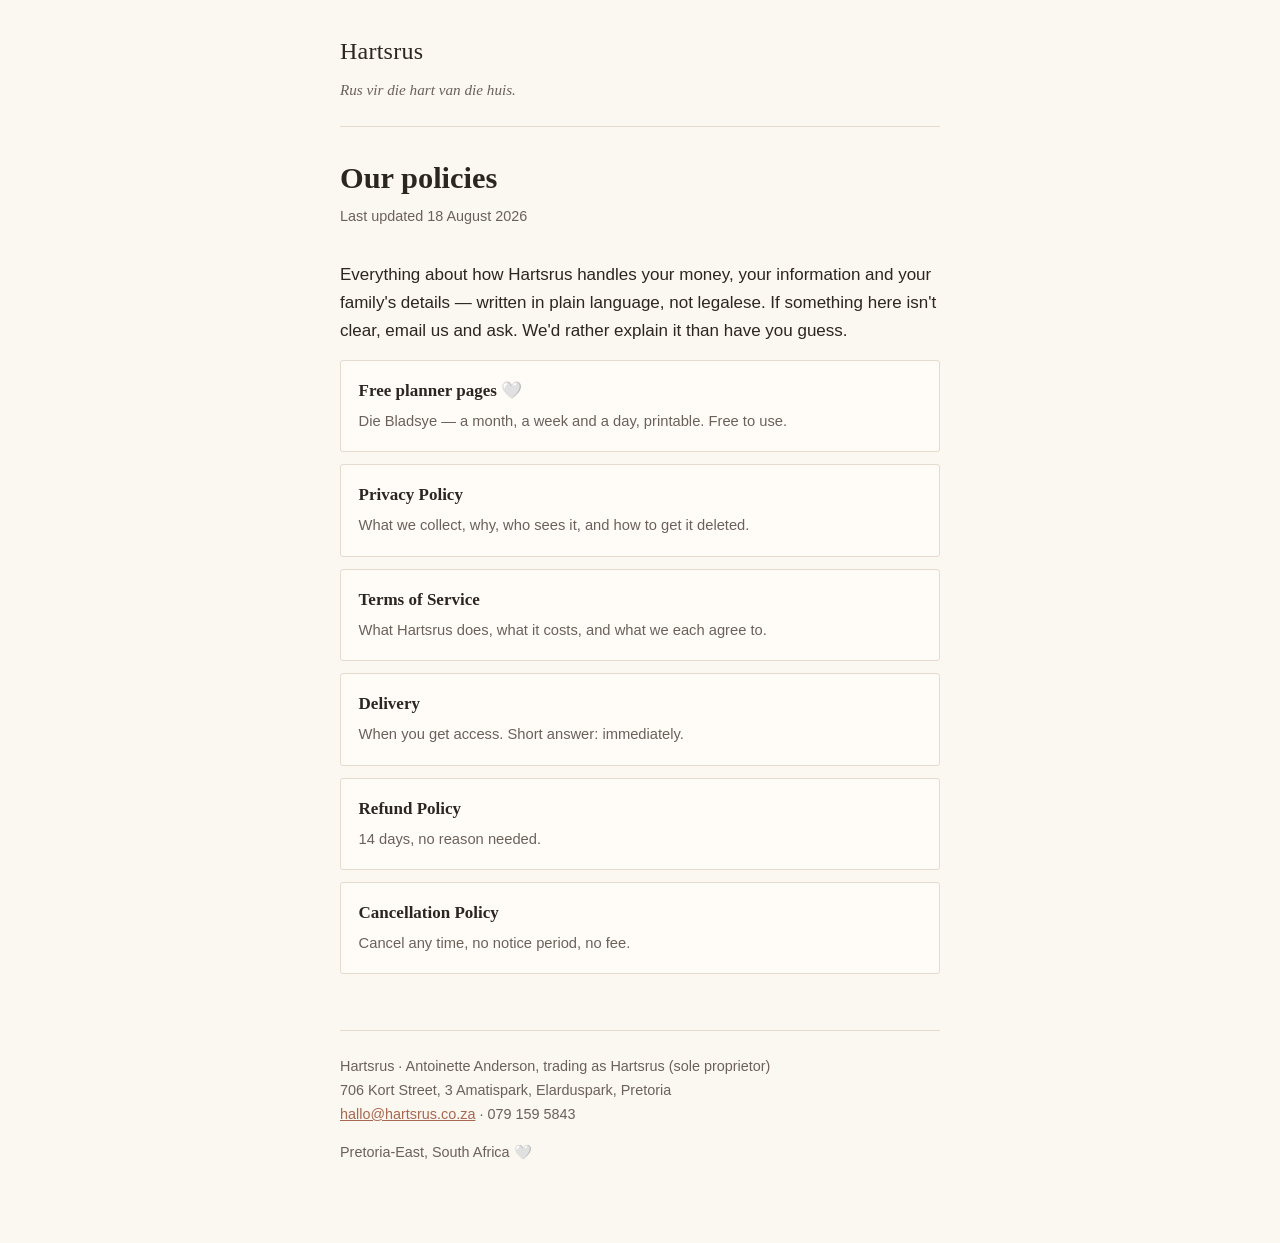
<file: index.html>
<!DOCTYPE html>
<html lang="en">
<head>
<meta charset="utf-8">
<meta name="viewport" content="width=device-width, initial-scale=1">
<title>Policies · Hartsrus</title>
<meta name="description" content="Hartsrus policies: privacy, terms of service, delivery, refunds and cancellation.">
<link rel="stylesheet" href="styl.css">
</head>
<body>
<div class="wrap">

<header class="masthead">
  <p class="merk"><a href="./">Hartsrus</a></p>
  <p class="leuse">Rus vir die hart van die huis.</p>
</header>

<h1>Our policies</h1>
<p class="datum">Last updated 18 August 2026</p>

<p>Everything about how Hartsrus handles your money, your information and your family's details — written in plain language, not legalese. If something here isn't clear, email us and ask. We'd rather explain it than have you guess.</p>

<a class="kaart" href="gratis.html">
  <strong>Free planner pages 🤍</strong>
  <span>Die Bladsye — a month, a week and a day, printable. Free to use.</span>
</a>

<a class="kaart" href="privaatheid.html">
  <strong>Privacy Policy</strong>
  <span>What we collect, why, who sees it, and how to get it deleted.</span>
</a>

<a class="kaart" href="voorwaardes.html">
  <strong>Terms of Service</strong>
  <span>What Hartsrus does, what it costs, and what we each agree to.</span>
</a>

<a class="kaart" href="lewering.html">
  <strong>Delivery</strong>
  <span>When you get access. Short answer: immediately.</span>
</a>

<a class="kaart" href="terugbetaling.html">
  <strong>Refund Policy</strong>
  <span>14 days, no reason needed.</span>
</a>

<a class="kaart" href="kansellasie.html">
  <strong>Cancellation Policy</strong>
  <span>Cancel any time, no notice period, no fee.</span>
</a>

<footer>
  <p>Hartsrus · Antoinette Anderson, trading as Hartsrus (sole proprietor)<br>
  706 Kort Street, 3 Amatispark, Elarduspark, Pretoria<br>
  <a href="mailto:hallo@hartsrus.co.za">hallo@hartsrus.co.za</a> · 079 159 5843</p>
  <p>Pretoria-East, South Africa 🤍</p>
</footer>

</div>
</body>
</html>
</file>
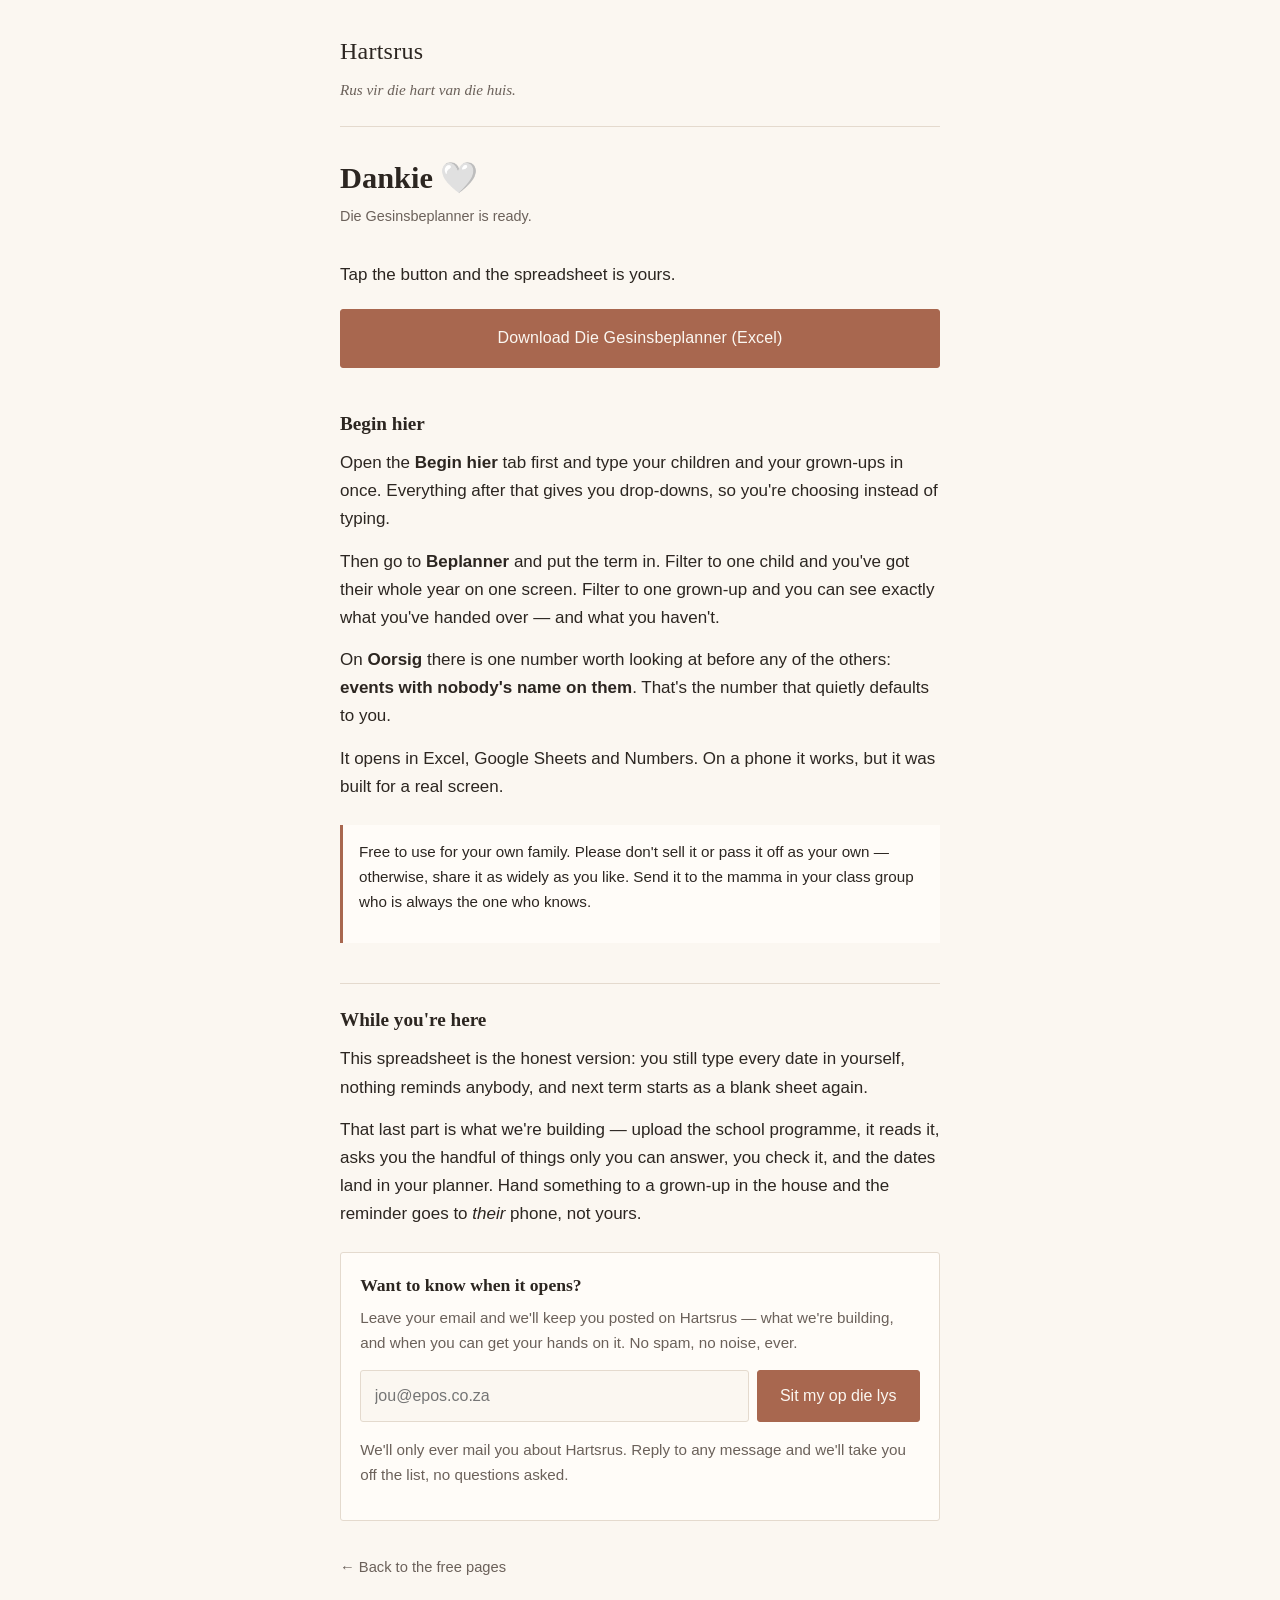
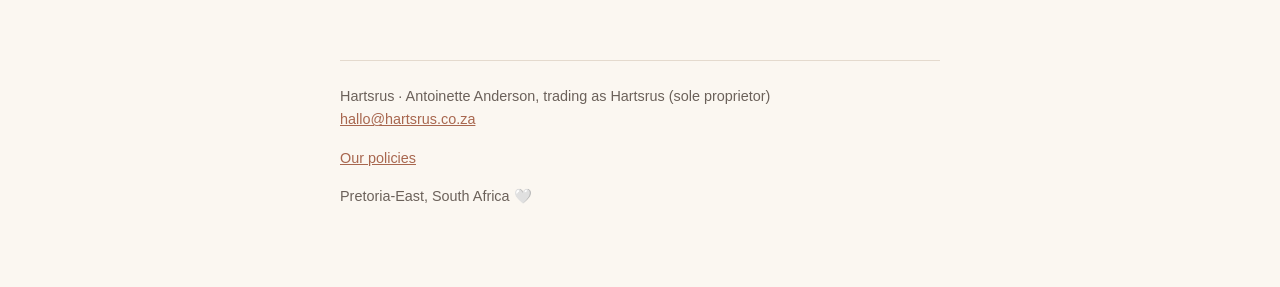
<file: dankie-beplanner.html>
<!DOCTYPE html>
<html lang="en">
<head>
<meta charset="utf-8">
<meta name="viewport" content="width=device-width, initial-scale=1">
<title>Dankie · Die Gesinsbeplanner · Hartsrus</title>
<meta name="robots" content="noindex">
<link rel="stylesheet" href="styl.css">
<!-- Cloudflare Web Analytics --><script type='module' id="cf-beacon" src='https://static.cloudflareinsights.com/beacon.min.js' data-cf-beacon='{"token": "95bf2d841ab448c6904b0810e7379f54"}'></script><!-- End Cloudflare Web Analytics -->
</head>
<body>
<div class="wrap">

<header class="masthead">
  <p class="merk"><a href="./">Hartsrus</a></p>
  <p class="leuse">Rus vir die hart van die huis.</p>
</header>

<h1>Dankie 🤍</h1>
<p class="datum">Die Gesinsbeplanner is ready.</p>

<p>Tap the button and the spreadsheet is yours.</p>

<a class="knop" href="Hartsrus-Gesinsbeplanner.xlsx" download>Download Die Gesinsbeplanner (Excel)</a>

<h2>Begin hier</h2>

<p>Open the <strong>Begin hier</strong> tab first and type your children and your grown-ups in once. Everything after that gives you drop-downs, so you're choosing instead of typing.</p>

<p>Then go to <strong>Beplanner</strong> and put the term in. Filter to one child and you've got their whole year on one screen. Filter to one grown-up and you can see exactly what you've handed over — and what you haven't.</p>

<p>On <strong>Oorsig</strong> there is one number worth looking at before any of the others: <strong>events with nobody's name on them</strong>. That's the number that quietly defaults to you.</p>

<p>It opens in Excel, Google Sheets and Numbers. On a phone it works, but it was built for a real screen.</p>

<div class="let-wel">
  <p>Free to use for your own family. Please don't sell it or pass it off as your own — otherwise, share it as widely as you like. Send it to the mamma in your class group who is always the one who knows.</p>
</div>

<h2>While you're here</h2>

<p>This spreadsheet is the honest version: you still type every date in yourself, nothing reminds anybody, and next term starts as a blank sheet again.</p>

<p>That last part is what we're building — upload the school programme, it reads it, asks you the handful of things only you can answer, you check it, and the dates land in your planner. Hand something to a grown-up in the house and the reminder goes to <em>their</em> phone, not yours.</p>

<div class="vorm">
  <h3>Want to know when it opens?</h3>
  <p>Leave your email and we'll keep you posted on Hartsrus — what we're building, and when you can get your hands on it. No spam, no noise, ever.</p>
  <div class="vorm-ry">
    <input type="email" id="epos" placeholder="jou@epos.co.za" aria-label="Your email address" autocomplete="email" inputmode="email">
    <button type="button" id="stuur">Sit my op die lys</button>
  </div>
  <p class="vorm-boodskap" id="boodskap" role="status" aria-live="polite"></p>
  <p class="vorm-klein">We'll only ever mail you about Hartsrus. Reply to any message and we'll take you off the list, no questions asked.</p>
</div>

<script>
(function () {
  var BRON = 'dankie-beplanner';
  var veld = document.getElementById('epos');
  var knop = document.getElementById('stuur');
  var boodskap = document.getElementById('boodskap');
  if (!veld || !knop || !boodskap) return;

  var terugval = 'Mail <a href="mailto:hallo@hartsrus.co.za?subject=Sit%20my%20op%20die%20lys">hallo@hartsrus.co.za</a> and we\'ll add you by hand.';

  function wys(teks, isFout) {
    boodskap.innerHTML = teks;
    boodskap.className = 'vorm-boodskap' + (isFout ? ' fout' : '');
  }

  function geldig(e) { return /^[^\s@]+@[^\s@]+\.[^\s@]{2,}$/.test(e); }

  function herstel() {
    knop.disabled = false;
    knop.textContent = 'Sit my op die lys';
  }

  function stuur() {
    var epos = (veld.value || '').trim();
    if (!epos) { wys('Please fill in your email address first.', true); veld.focus(); return; }
    if (!geldig(epos)) { wys('That address doesn\'t look right — please check it and try again.', true); veld.focus(); return; }

    knop.disabled = true;
    knop.textContent = 'Een oomblik…';
    wys('');

    // Receipt copy — mails Antoinette as each signup lands. Best effort only.
    try {
      fetch('https://formspree.io/f/mqpzjeyd', {
        method: 'POST',
        headers: { 'Content-Type': 'application/json', 'Accept': 'application/json' },
        body: JSON.stringify({ email: epos, bladsy: BRON, _subject: 'Nuwe Hartsrus-inskrywing (' + BRON + ')' })
      }).catch(function () {});
    } catch (e) {}

    // The record that counts: the Hartsrus waglys, on Hartsrus' own Worker.
    // This one answers properly, so what the Mamma is told is what happened.
    fetch('https://hartsrus-waglys.hartsrus.workers.dev/api/waglys', {
      method: 'POST',
      headers: { 'Content-Type': 'application/json' },
      body: JSON.stringify({ email: epos, bron: BRON })
    }).then(function (r) {
      return r.json().catch(function () { return {}; }).then(function (d) { return { ok: r.ok, d: d }; });
    }).then(function (res) {
      if (!res.ok || !res.d || !res.d.ok) throw new Error((res.d && res.d.fout) || 'onbekend');
      veld.value = '';
      veld.disabled = true;
      knop.textContent = 'Op die lys \uD83E\uDD0D';
      if (res.d.status === 'reeds') {
        wys('You\'re already on the list \u2014 nothing more to do. We\'ll keep you posted on Hartsrus. \uD83E\uDD0D');
      } else {
        wys('Dankie! You\'re on the list. We\'ll keep you posted on Hartsrus, and nothing else. \uD83E\uDD0D');
      }
    }).catch(function (e) {
      herstel();
      if (String(e && e.message) === 'ongeldige_epos') {
        wys('That address doesn\'t look right \u2014 please check it and try again.', true);
        veld.focus();
        return;
      }
      wys('We couldn\'t add you just now \u2014 sorry, that\'s on us. ' + terugval, true);
    });
  }

  knop.addEventListener('click', stuur);
  veld.addEventListener('keydown', function (e) {
    if (e.key === 'Enter') { e.preventDefault(); stuur(); }
  });
})();
</script>

<p><a class="terug" href="gratis.html">← Back to the free pages</a></p>

<footer>
  <p>Hartsrus · Antoinette Anderson, trading as Hartsrus (sole proprietor)<br>
  <a href="mailto:hallo@hartsrus.co.za">hallo@hartsrus.co.za</a></p>
  <p><a href="./">Our policies</a></p>
  <p>Pretoria-East, South Africa 🤍</p>
</footer>

</div>

</body>
</html>
</file>
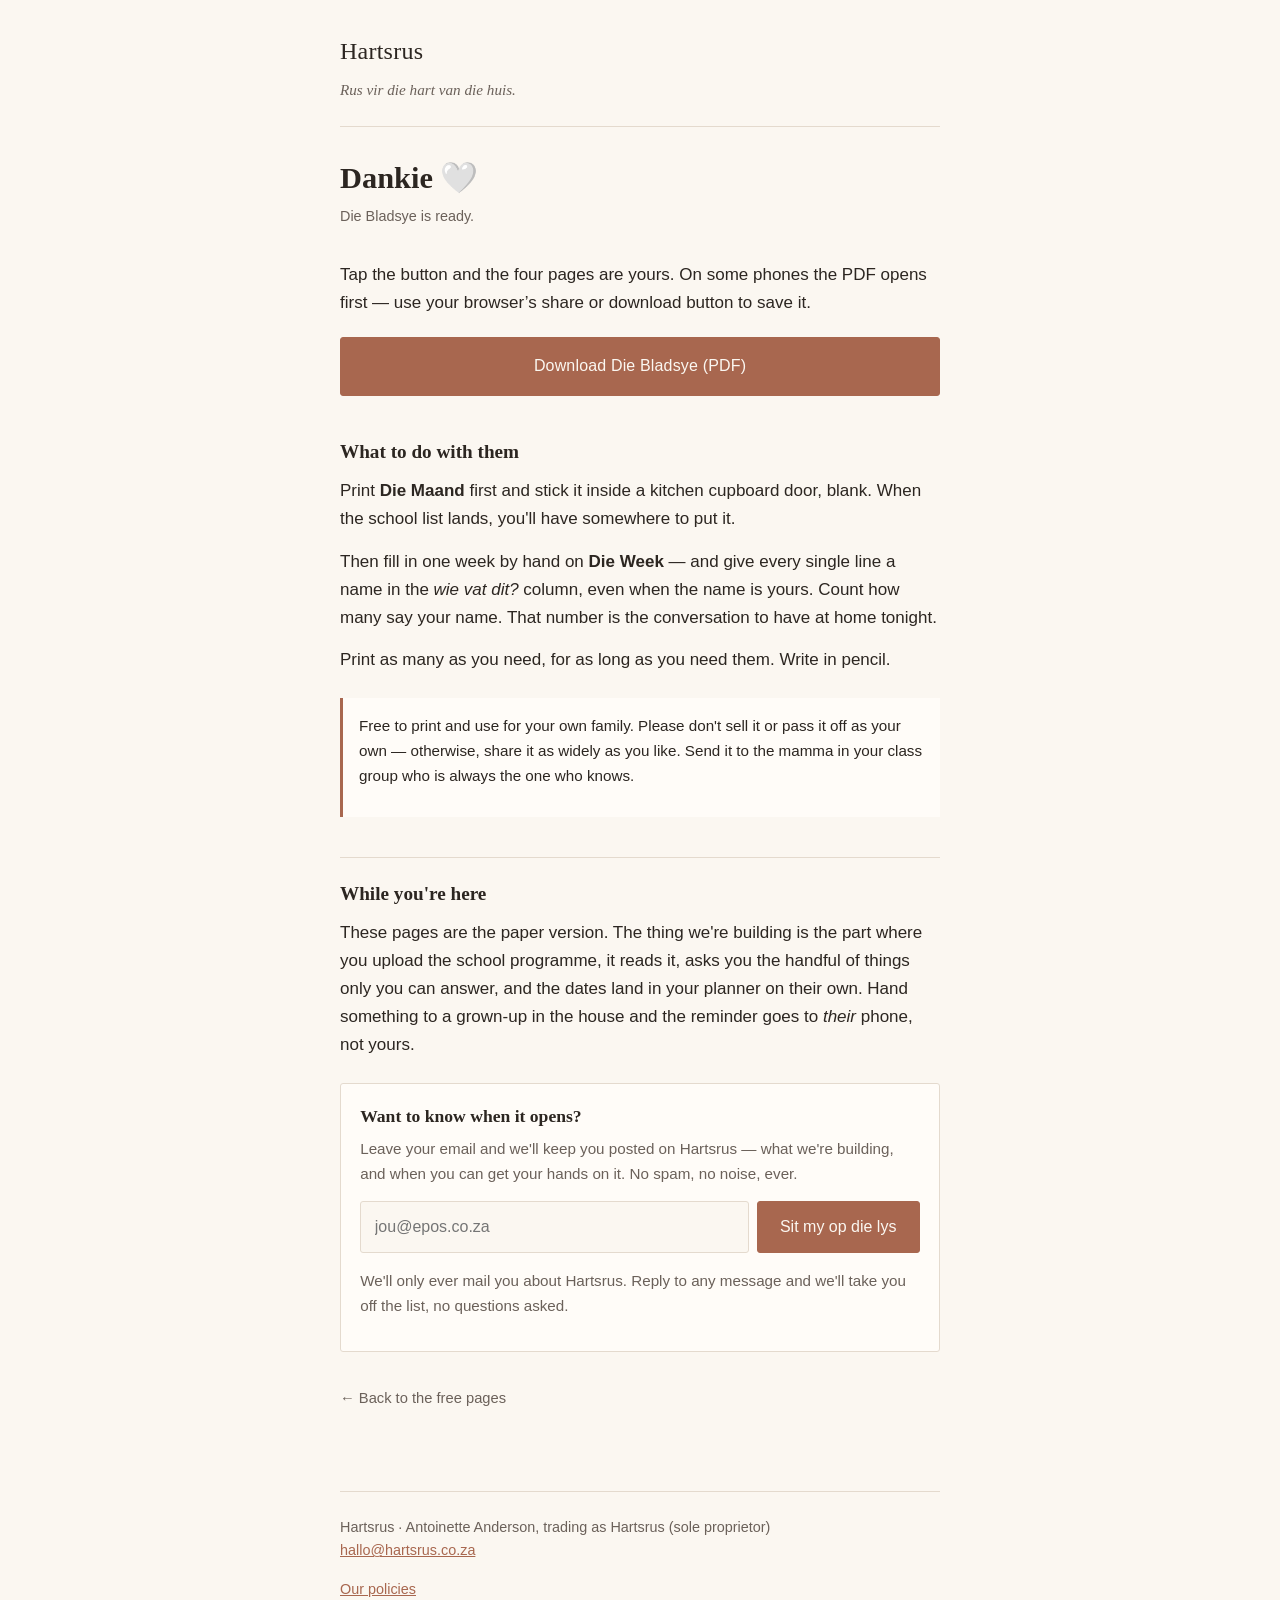
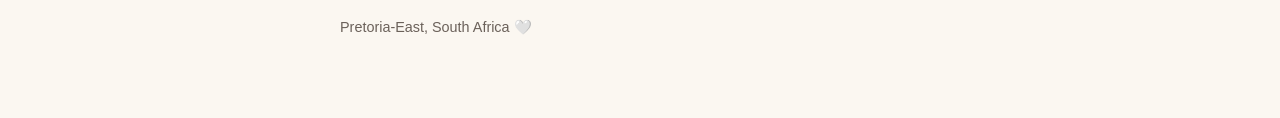
<file: dankie-bladsye.html>
<!DOCTYPE html>
<html lang="en">
<head>
<meta charset="utf-8">
<meta name="viewport" content="width=device-width, initial-scale=1">
<title>Dankie · Die Bladsye · Hartsrus</title>
<meta name="robots" content="noindex">
<link rel="stylesheet" href="styl.css">
<!-- Cloudflare Web Analytics --><script type='module' id="cf-beacon" src='https://static.cloudflareinsights.com/beacon.min.js' data-cf-beacon='{"token": "95bf2d841ab448c6904b0810e7379f54"}'></script><!-- End Cloudflare Web Analytics -->
</head>
<body>
<div class="wrap">

<header class="masthead">
  <p class="merk"><a href="./">Hartsrus</a></p>
  <p class="leuse">Rus vir die hart van die huis.</p>
</header>

<h1>Dankie 🤍</h1>
<p class="datum">Die Bladsye is ready.</p>

<p>Tap the button and the four pages are yours. On some phones the PDF opens first — use your browser’s share or download button to save it.</p>

<a class="knop" href="Hartsrus-Bladsye.pdf" download>Download Die Bladsye (PDF)</a>

<h2>What to do with them</h2>

<p>Print <strong>Die Maand</strong> first and stick it inside a kitchen cupboard door, blank. When the school list lands, you'll have somewhere to put it.</p>

<p>Then fill in one week by hand on <strong>Die Week</strong> — and give every single line a name in the <em>wie vat dit?</em> column, even when the name is yours. Count how many say your name. That number is the conversation to have at home tonight.</p>

<p>Print as many as you need, for as long as you need them. Write in pencil.</p>

<div class="let-wel">
  <p>Free to print and use for your own family. Please don't sell it or pass it off as your own — otherwise, share it as widely as you like. Send it to the mamma in your class group who is always the one who knows.</p>
</div>

<h2>While you're here</h2>

<p>These pages are the paper version. The thing we're building is the part where you upload the school programme, it reads it, asks you the handful of things only you can answer, and the dates land in your planner on their own. Hand something to a grown-up in the house and the reminder goes to <em>their</em> phone, not yours.</p>

<div class="vorm">
  <h3>Want to know when it opens?</h3>
  <p>Leave your email and we'll keep you posted on Hartsrus — what we're building, and when you can get your hands on it. No spam, no noise, ever.</p>
  <div class="vorm-ry">
    <input type="email" id="epos" placeholder="jou@epos.co.za" aria-label="Your email address" autocomplete="email" inputmode="email">
    <button type="button" id="stuur">Sit my op die lys</button>
  </div>
  <p class="vorm-boodskap" id="boodskap" role="status" aria-live="polite"></p>
  <p class="vorm-klein">We'll only ever mail you about Hartsrus. Reply to any message and we'll take you off the list, no questions asked.</p>
</div>

<script>
(function () {
  var BRON = 'dankie-bladsye';
  var veld = document.getElementById('epos');
  var knop = document.getElementById('stuur');
  var boodskap = document.getElementById('boodskap');
  if (!veld || !knop || !boodskap) return;

  var terugval = 'Mail <a href="mailto:hallo@hartsrus.co.za?subject=Sit%20my%20op%20die%20lys">hallo@hartsrus.co.za</a> and we\'ll add you by hand.';

  function wys(teks, isFout) {
    boodskap.innerHTML = teks;
    boodskap.className = 'vorm-boodskap' + (isFout ? ' fout' : '');
  }

  function geldig(e) { return /^[^\s@]+@[^\s@]+\.[^\s@]{2,}$/.test(e); }

  function herstel() {
    knop.disabled = false;
    knop.textContent = 'Sit my op die lys';
  }

  function stuur() {
    var epos = (veld.value || '').trim();
    if (!epos) { wys('Please fill in your email address first.', true); veld.focus(); return; }
    if (!geldig(epos)) { wys('That address doesn\'t look right — please check it and try again.', true); veld.focus(); return; }

    knop.disabled = true;
    knop.textContent = 'Een oomblik…';
    wys('');

    // Receipt copy — mails Antoinette as each signup lands. Best effort only.
    try {
      fetch('https://formspree.io/f/mqpzjeyd', {
        method: 'POST',
        headers: { 'Content-Type': 'application/json', 'Accept': 'application/json' },
        body: JSON.stringify({ email: epos, bladsy: BRON, _subject: 'Nuwe Hartsrus-inskrywing (' + BRON + ')' })
      }).catch(function () {});
    } catch (e) {}

    // The record that counts: the Hartsrus waglys, on Hartsrus' own Worker.
    // This one answers properly, so what the Mamma is told is what happened.
    fetch('https://hartsrus-waglys.hartsrus.workers.dev/api/waglys', {
      method: 'POST',
      headers: { 'Content-Type': 'application/json' },
      body: JSON.stringify({ email: epos, bron: BRON })
    }).then(function (r) {
      return r.json().catch(function () { return {}; }).then(function (d) { return { ok: r.ok, d: d }; });
    }).then(function (res) {
      if (!res.ok || !res.d || !res.d.ok) throw new Error((res.d && res.d.fout) || 'onbekend');
      veld.value = '';
      veld.disabled = true;
      knop.textContent = 'Op die lys \uD83E\uDD0D';
      if (res.d.status === 'reeds') {
        wys('You\'re already on the list \u2014 nothing more to do. We\'ll keep you posted on Hartsrus. \uD83E\uDD0D');
      } else {
        wys('Dankie! You\'re on the list. We\'ll keep you posted on Hartsrus, and nothing else. \uD83E\uDD0D');
      }
    }).catch(function (e) {
      herstel();
      if (String(e && e.message) === 'ongeldige_epos') {
        wys('That address doesn\'t look right \u2014 please check it and try again.', true);
        veld.focus();
        return;
      }
      wys('We couldn\'t add you just now \u2014 sorry, that\'s on us. ' + terugval, true);
    });
  }

  knop.addEventListener('click', stuur);
  veld.addEventListener('keydown', function (e) {
    if (e.key === 'Enter') { e.preventDefault(); stuur(); }
  });
})();
</script>

<p><a class="terug" href="gratis.html">← Back to the free pages</a></p>

<footer>
  <p>Hartsrus · Antoinette Anderson, trading as Hartsrus (sole proprietor)<br>
  <a href="mailto:hallo@hartsrus.co.za">hallo@hartsrus.co.za</a></p>
  <p><a href="./">Our policies</a></p>
  <p>Pretoria-East, South Africa 🤍</p>
</footer>

</div>

</body>
</html>
</file>
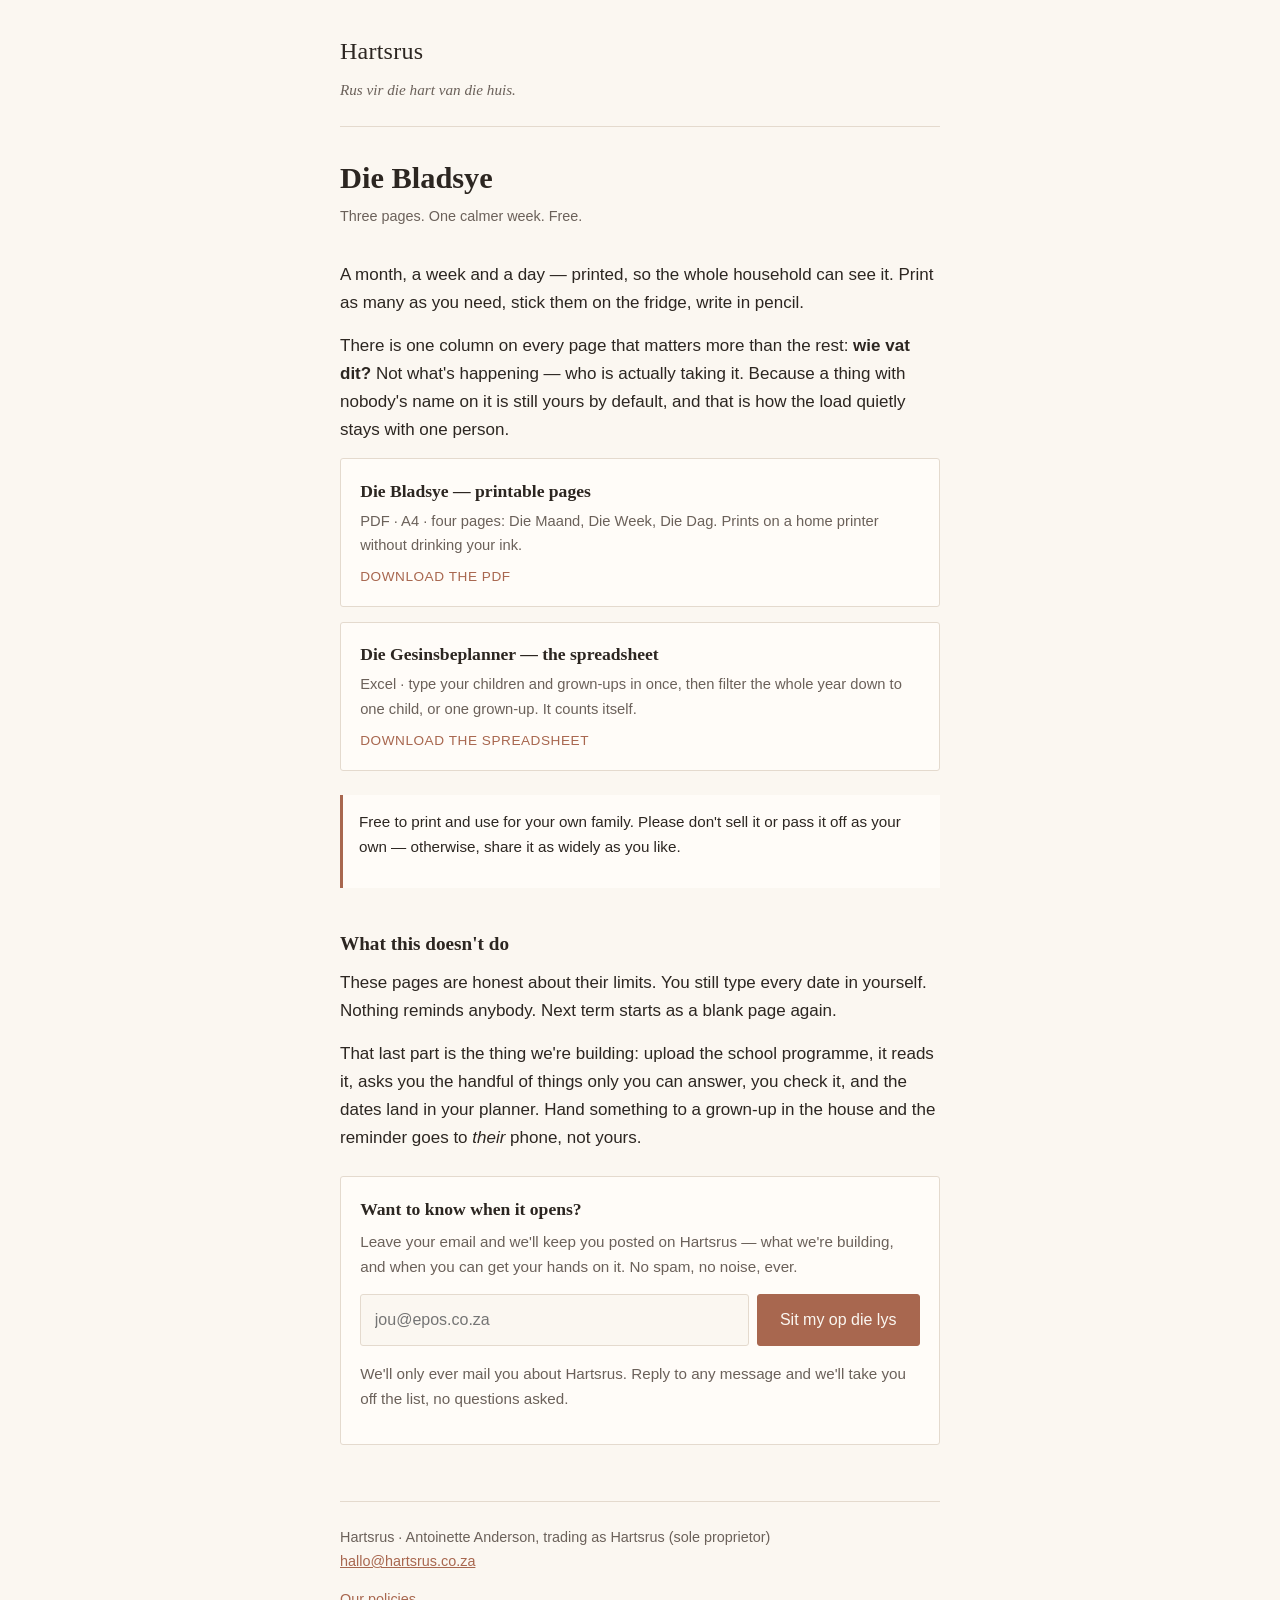
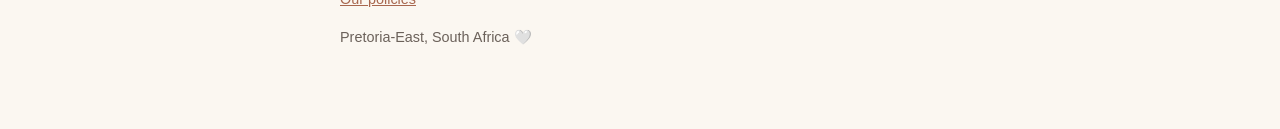
<file: gratis.html>
<!DOCTYPE html>
<html lang="en">
<head>
<meta charset="utf-8">
<meta name="viewport" content="width=device-width, initial-scale=1">
<title>Free planner pages · Hartsrus</title>
<meta name="description" content="Three free printable planner pages for South African moms — a month, a week and a day — plus a filterable family spreadsheet. Free to print for your own family.">
<meta property="og:title" content="Die Bladsye — free printable planner pages">
<meta property="og:description" content="A month, a week and a day. Print them, stick them on the fridge, write in pencil. Free.">
<meta property="og:type" content="website">
<link rel="stylesheet" href="styl.css">
<!-- Cloudflare Web Analytics --><script type='module' src='https://static.cloudflareinsights.com/beacon.min.js' data-cf-beacon='{"token": "95bf2d841ab448c6904b0810e7379f54"}'></script><!-- End Cloudflare Web Analytics -->
</head>
<body>
<div class="wrap">

<header class="masthead">
  <p class="merk"><a href="./">Hartsrus</a></p>
  <p class="leuse">Rus vir die hart van die huis.</p>
</header>

<h1>Die Bladsye</h1>
<p class="datum">Three pages. One calmer week. Free.</p>

<p>A month, a week and a day — printed, so the whole household can see it. Print as many as you need, stick them on the fridge, write in pencil.</p>

<p>There is one column on every page that matters more than the rest: <strong>wie vat dit?</strong> Not what's happening — who is actually taking it. Because a thing with nobody's name on it is still yours by default, and that is how the load quietly stays with one person.</p>

<a class="aflaai" href="dankie-bladsye.html">
  <strong>Die Bladsye — printable pages</strong>
  <span>PDF · A4 · four pages: Die Maand, Die Week, Die Dag. Prints on a home printer without drinking your ink.</span>
  <em>Download the PDF</em>
</a>

<a class="aflaai" href="dankie-beplanner.html">
  <strong>Die Gesinsbeplanner — the spreadsheet</strong>
  <span>Excel · type your children and grown-ups in once, then filter the whole year down to one child, or one grown-up. It counts itself.</span>
  <em>Download the spreadsheet</em>
</a>

<div class="let-wel">
  <p>Free to print and use for your own family. Please don't sell it or pass it off as your own — otherwise, share it as widely as you like.</p>
</div>

<h2>What this doesn't do</h2>

<p>These pages are honest about their limits. You still type every date in yourself. Nothing reminds anybody. Next term starts as a blank page again.</p>

<p>That last part is the thing we're building: upload the school programme, it reads it, asks you the handful of things only you can answer, you check it, and the dates land in your planner. Hand something to a grown-up in the house and the reminder goes to <em>their</em> phone, not yours.</p>

<div class="vorm">
  <h3>Want to know when it opens?</h3>
  <p>Leave your email and we'll keep you posted on Hartsrus — what we're building, and when you can get your hands on it. No spam, no noise, ever.</p>
  <div class="vorm-ry">
    <input type="email" id="epos" placeholder="jou@epos.co.za" aria-label="Your email address" autocomplete="email" inputmode="email">
    <button type="button" id="stuur">Sit my op die lys</button>
  </div>
  <p class="vorm-boodskap" id="boodskap" role="status" aria-live="polite"></p>
  <p class="vorm-klein">We'll only ever mail you about Hartsrus. Reply to any message and we'll take you off the list, no questions asked.</p>
</div>

<script>
(function () {
  var BRON = 'gratis-bladsy';
  var veld = document.getElementById('epos');
  var knop = document.getElementById('stuur');
  var boodskap = document.getElementById('boodskap');
  if (!veld || !knop || !boodskap) return;

  var terugval = 'Mail <a href="mailto:hallo@hartsrus.co.za?subject=Sit%20my%20op%20die%20lys">hallo@hartsrus.co.za</a> and we\'ll add you by hand.';

  function wys(teks, isFout) {
    boodskap.innerHTML = teks;
    boodskap.className = 'vorm-boodskap' + (isFout ? ' fout' : '');
  }

  function geldig(e) { return /^[^\s@]+@[^\s@]+\.[^\s@]{2,}$/.test(e); }

  function herstel() {
    knop.disabled = false;
    knop.textContent = 'Sit my op die lys';
  }

  function stuur() {
    var epos = (veld.value || '').trim();
    if (!epos) { wys('Please fill in your email address first.', true); veld.focus(); return; }
    if (!geldig(epos)) { wys('That address doesn\'t look right — please check it and try again.', true); veld.focus(); return; }

    knop.disabled = true;
    knop.textContent = 'Een oomblik…';
    wys('');

    // Receipt copy — mails Antoinette as each signup lands. Best effort only.
    try {
      fetch('https://formspree.io/f/mqpzjeyd', {
        method: 'POST',
        headers: { 'Content-Type': 'application/json', 'Accept': 'application/json' },
        body: JSON.stringify({ email: epos, bladsy: BRON, _subject: 'Nuwe Hartsrus-inskrywing (' + BRON + ')' })
      }).catch(function () {});
    } catch (e) {}

    // The record that counts: the Hartsrus waglys, on Hartsrus' own Worker.
    // This one answers properly, so what the Mamma is told is what happened.
    fetch('https://hartsrus-waglys.hartsrus.workers.dev/api/waglys', {
      method: 'POST',
      headers: { 'Content-Type': 'application/json' },
      body: JSON.stringify({ email: epos, bron: BRON })
    }).then(function (r) {
      return r.json().catch(function () { return {}; }).then(function (d) { return { ok: r.ok, d: d }; });
    }).then(function (res) {
      if (!res.ok || !res.d || !res.d.ok) throw new Error((res.d && res.d.fout) || 'onbekend');
      veld.value = '';
      veld.disabled = true;
      knop.textContent = 'Op die lys \uD83E\uDD0D';
      if (res.d.status === 'reeds') {
        wys('You\'re already on the list \u2014 nothing more to do. We\'ll keep you posted on Hartsrus. \uD83E\uDD0D');
      } else {
        wys('Dankie! You\'re on the list. We\'ll keep you posted on Hartsrus, and nothing else. \uD83E\uDD0D');
      }
    }).catch(function (e) {
      herstel();
      if (String(e && e.message) === 'ongeldige_epos') {
        wys('That address doesn\'t look right \u2014 please check it and try again.', true);
        veld.focus();
        return;
      }
      wys('We couldn\'t add you just now \u2014 sorry, that\'s on us. ' + terugval, true);
    });
  }

  knop.addEventListener('click', stuur);
  veld.addEventListener('keydown', function (e) {
    if (e.key === 'Enter') { e.preventDefault(); stuur(); }
  });
})();
</script>

<footer>
  <p>Hartsrus · Antoinette Anderson, trading as Hartsrus (sole proprietor)<br>
  <a href="mailto:hallo@hartsrus.co.za">hallo@hartsrus.co.za</a></p>
  <p><a href="./">Our policies</a></p>
  <p>Pretoria-East, South Africa 🤍</p>
</footer>

</div>
</body>
</html>
</file>
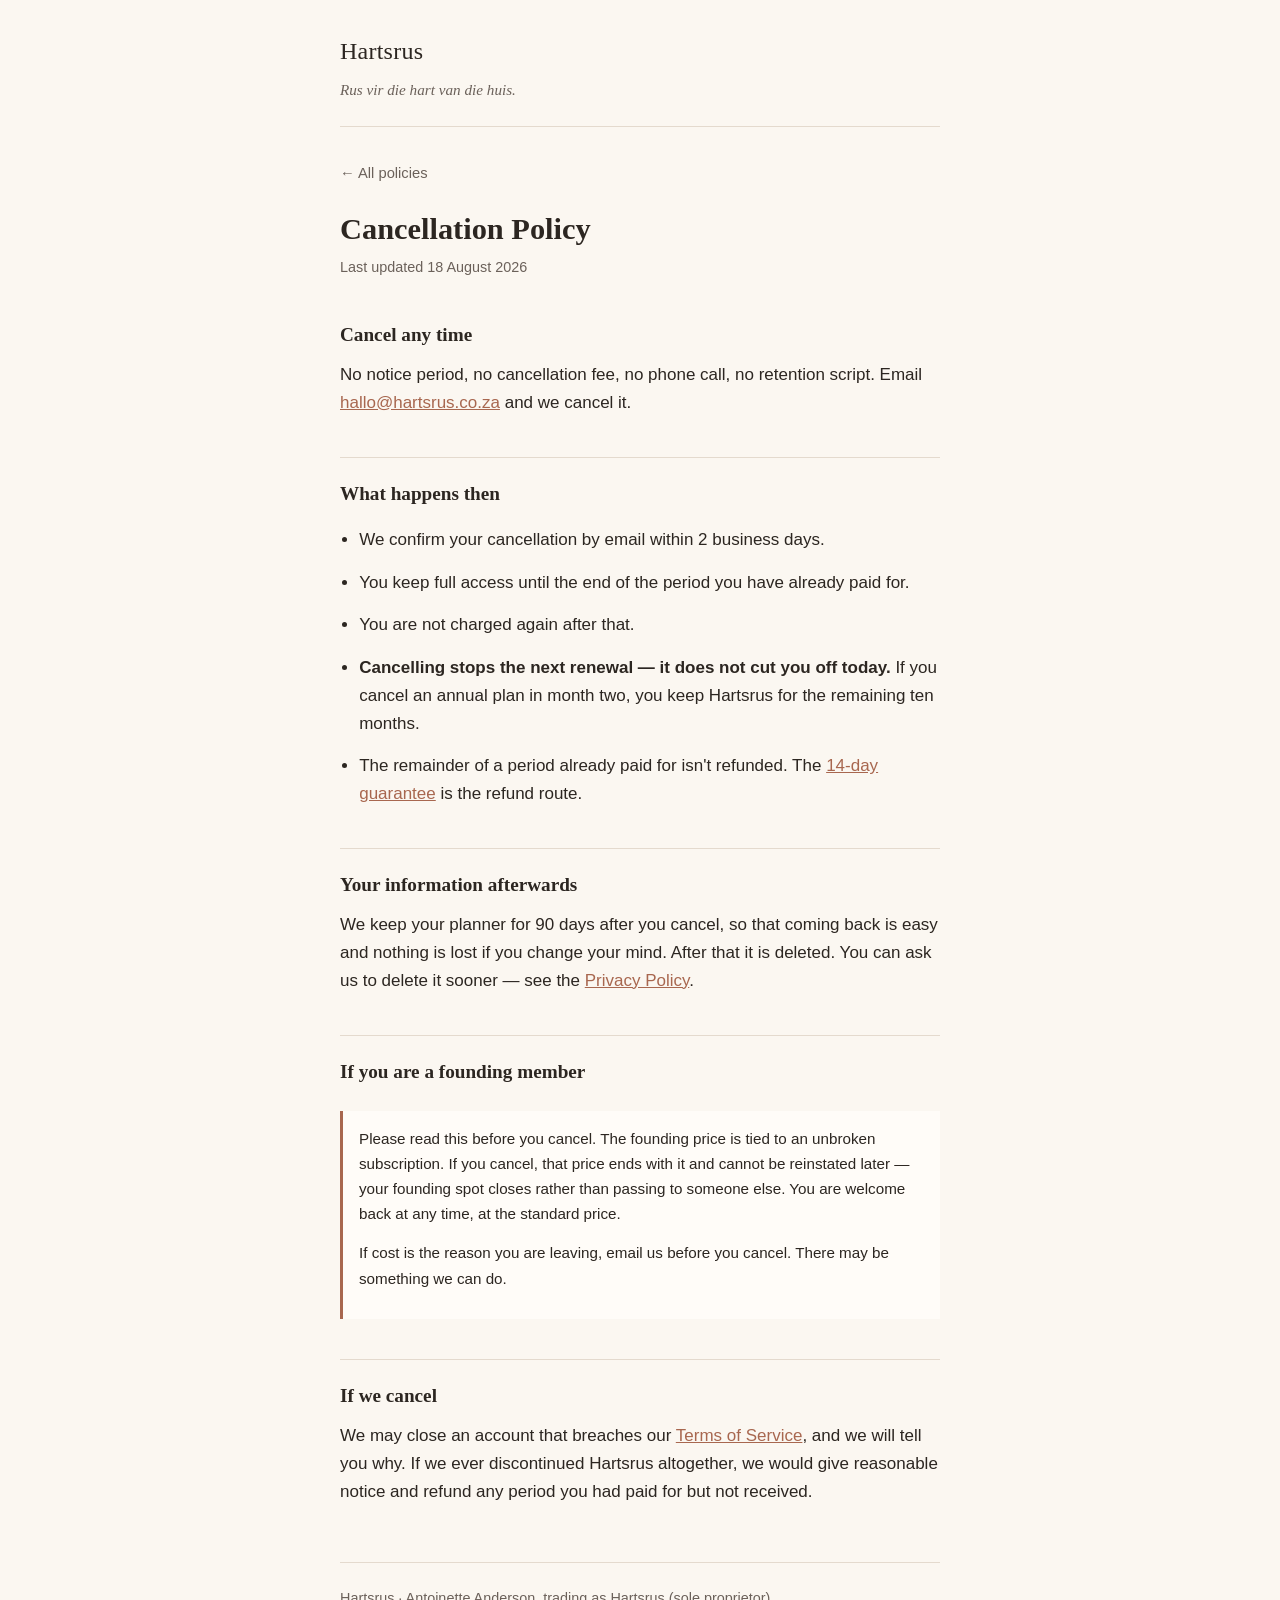
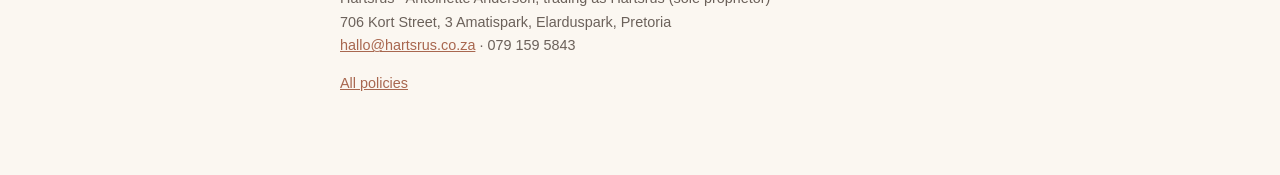
<file: kansellasie.html>
<!DOCTYPE html>
<html lang="en">
<head>
<meta charset="utf-8">
<meta name="viewport" content="width=device-width, initial-scale=1">
<title>Cancellation Policy &middot; Hartsrus</title>
<meta name="description" content="Hartsrus cancellation policy: cancel any time, no notice period, no fee.">
<link rel="stylesheet" href="styl.css">
</head>
<body>
<div class="wrap">

<header class="masthead">
  <p class="merk"><a href="./">Hartsrus</a></p>
  <p class="leuse">Rus vir die hart van die huis.</p>
</header>

<a class="terug" href="./">&larr; All policies</a>

<h1>Cancellation Policy</h1>
<p class="datum">Last updated 18 August 2026</p>

<h2>Cancel any time</h2>
<p>No notice period, no cancellation fee, no phone call, no retention script. Email <a href="mailto:hallo@hartsrus.co.za">hallo@hartsrus.co.za</a> and we cancel it.</p>

<h2>What happens then</h2>
<ul>
  <li>We confirm your cancellation by email within 2 business days.</li>
  <li>You keep full access until the end of the period you have already paid for.</li>
  <li>You are not charged again after that.</li>
  <li><strong>Cancelling stops the next renewal &mdash; it does not cut you off today.</strong> If you cancel an annual plan in month two, you keep Hartsrus for the remaining ten months.</li>
  <li>The remainder of a period already paid for isn't refunded. The <a href="terugbetaling.html">14-day guarantee</a> is the refund route.</li>
</ul>

<h2>Your information afterwards</h2>
<p>We keep your planner for 90 days after you cancel, so that coming back is easy and nothing is lost if you change your mind. After that it is deleted. You can ask us to delete it sooner &mdash; see the <a href="privaatheid.html">Privacy Policy</a>.</p>

<h2>If you are a founding member</h2>
<div class="let-wel">
  <p>Please read this before you cancel. The founding price is tied to an unbroken subscription. If you cancel, that price ends with it and cannot be reinstated later &mdash; your founding spot closes rather than passing to someone else. You are welcome back at any time, at the standard price.</p>
  <p>If cost is the reason you are leaving, email us before you cancel. There may be something we can do.</p>
</div>

<h2>If we cancel</h2>
<p>We may close an account that breaches our <a href="voorwaardes.html">Terms of Service</a>, and we will tell you why. If we ever discontinued Hartsrus altogether, we would give reasonable notice and refund any period you had paid for but not received.</p>

<footer>
  <p>Hartsrus &middot; Antoinette Anderson, trading as Hartsrus (sole proprietor)<br>
  706 Kort Street, 3 Amatispark, Elarduspark, Pretoria<br>
  <a href="mailto:hallo@hartsrus.co.za">hallo@hartsrus.co.za</a> &middot; 079 159 5843</p>
  <p><a href="./">All policies</a></p>
</footer>

</div>
</body>
</html>
</file>
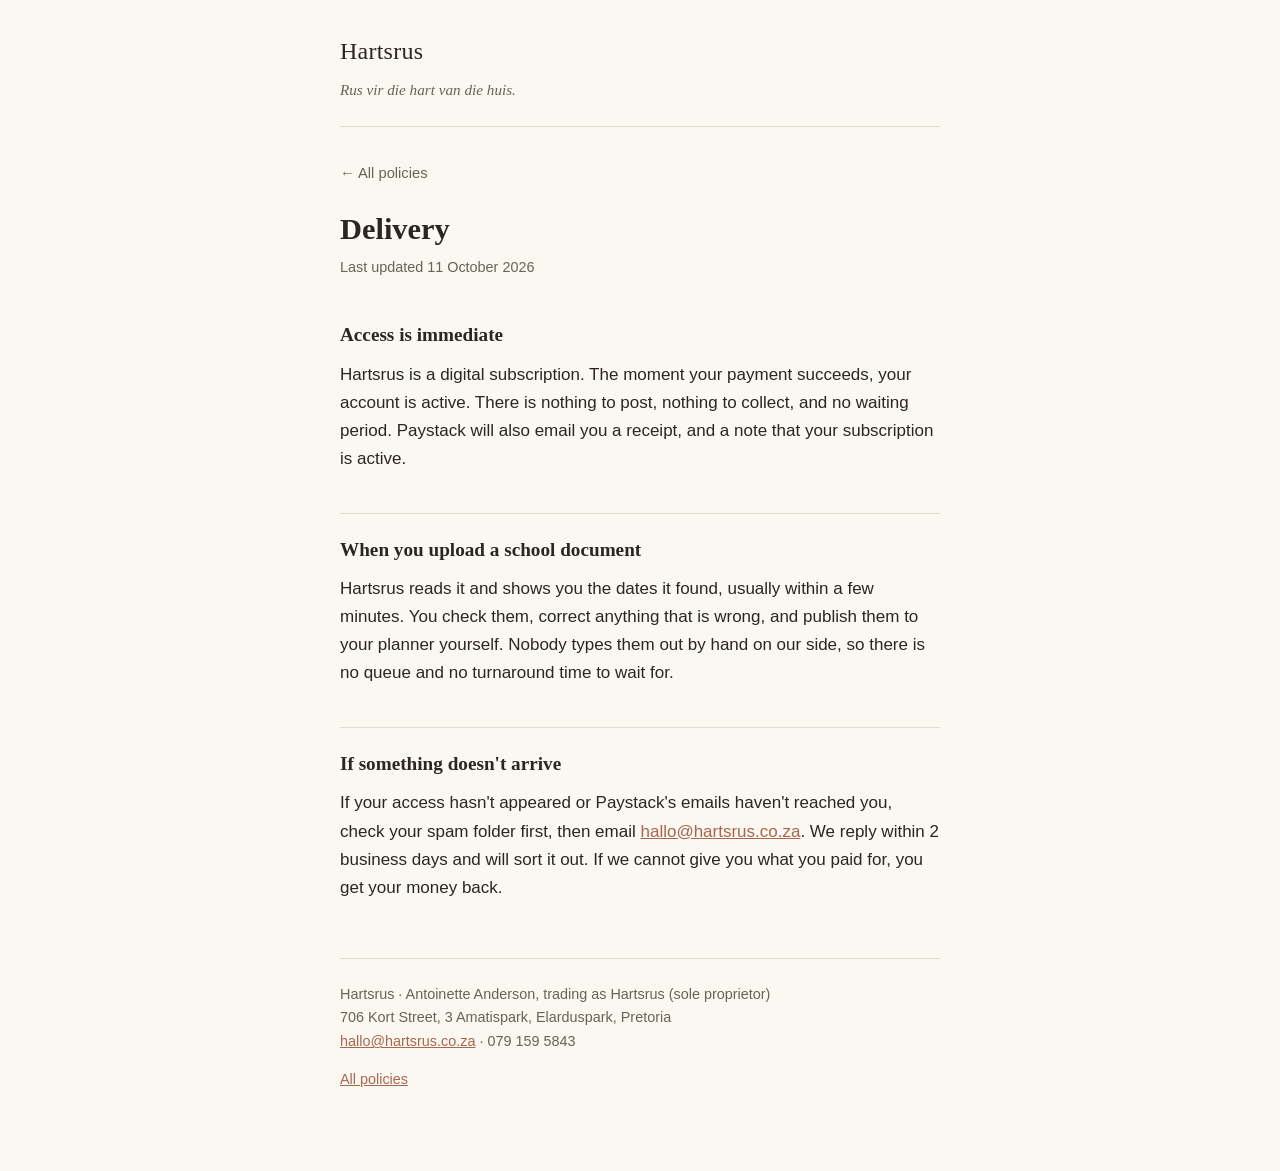
<file: lewering.html>
<!DOCTYPE html>
<html lang="en">
<head>
<meta charset="utf-8">
<meta name="viewport" content="width=device-width, initial-scale=1">
<title>Delivery · Hartsrus</title>
<meta name="description" content="When you get access to Hartsrus after paying. Immediately.">
<link rel="stylesheet" href="styl.css">
</head>
<body>
<div class="wrap">

<header class="masthead">
  <p class="merk"><a href="./">Hartsrus</a></p>
  <p class="leuse">Rus vir die hart van die huis.</p>
</header>

<a class="terug" href="./">&larr; All policies</a>

<h1>Delivery</h1>
<p class="datum">Last updated 11 October 2026</p>

<h2>Access is immediate</h2>
<p>Hartsrus is a digital subscription. The moment your payment succeeds, your account is active. There is nothing to post, nothing to collect, and no waiting period. Paystack will also email you a receipt, and a note that your subscription is active.</p>

<h2>When you upload a school document</h2>
<p>Hartsrus reads it and shows you the dates it found, usually within a few minutes. You check them, correct anything that is wrong, and publish them to your planner yourself. Nobody types them out by hand on our side, so there is no queue and no turnaround time to wait for.</p>

<h2>If something doesn't arrive</h2>
<p>If your access hasn't appeared or Paystack's emails haven't reached you, check your spam folder first, then email <a href="mailto:hallo@hartsrus.co.za">hallo@hartsrus.co.za</a>. We reply within 2 business days and will sort it out. If we cannot give you what you paid for, you get your money back.</p>

<footer>
  <p>Hartsrus &middot; Antoinette Anderson, trading as Hartsrus (sole proprietor)<br>
  706 Kort Street, 3 Amatispark, Elarduspark, Pretoria<br>
  <a href="mailto:hallo@hartsrus.co.za">hallo@hartsrus.co.za</a> &middot; 079 159 5843</p>
  <p><a href="./">All policies</a></p>
</footer>

</div>
</body>
</html>
</file>
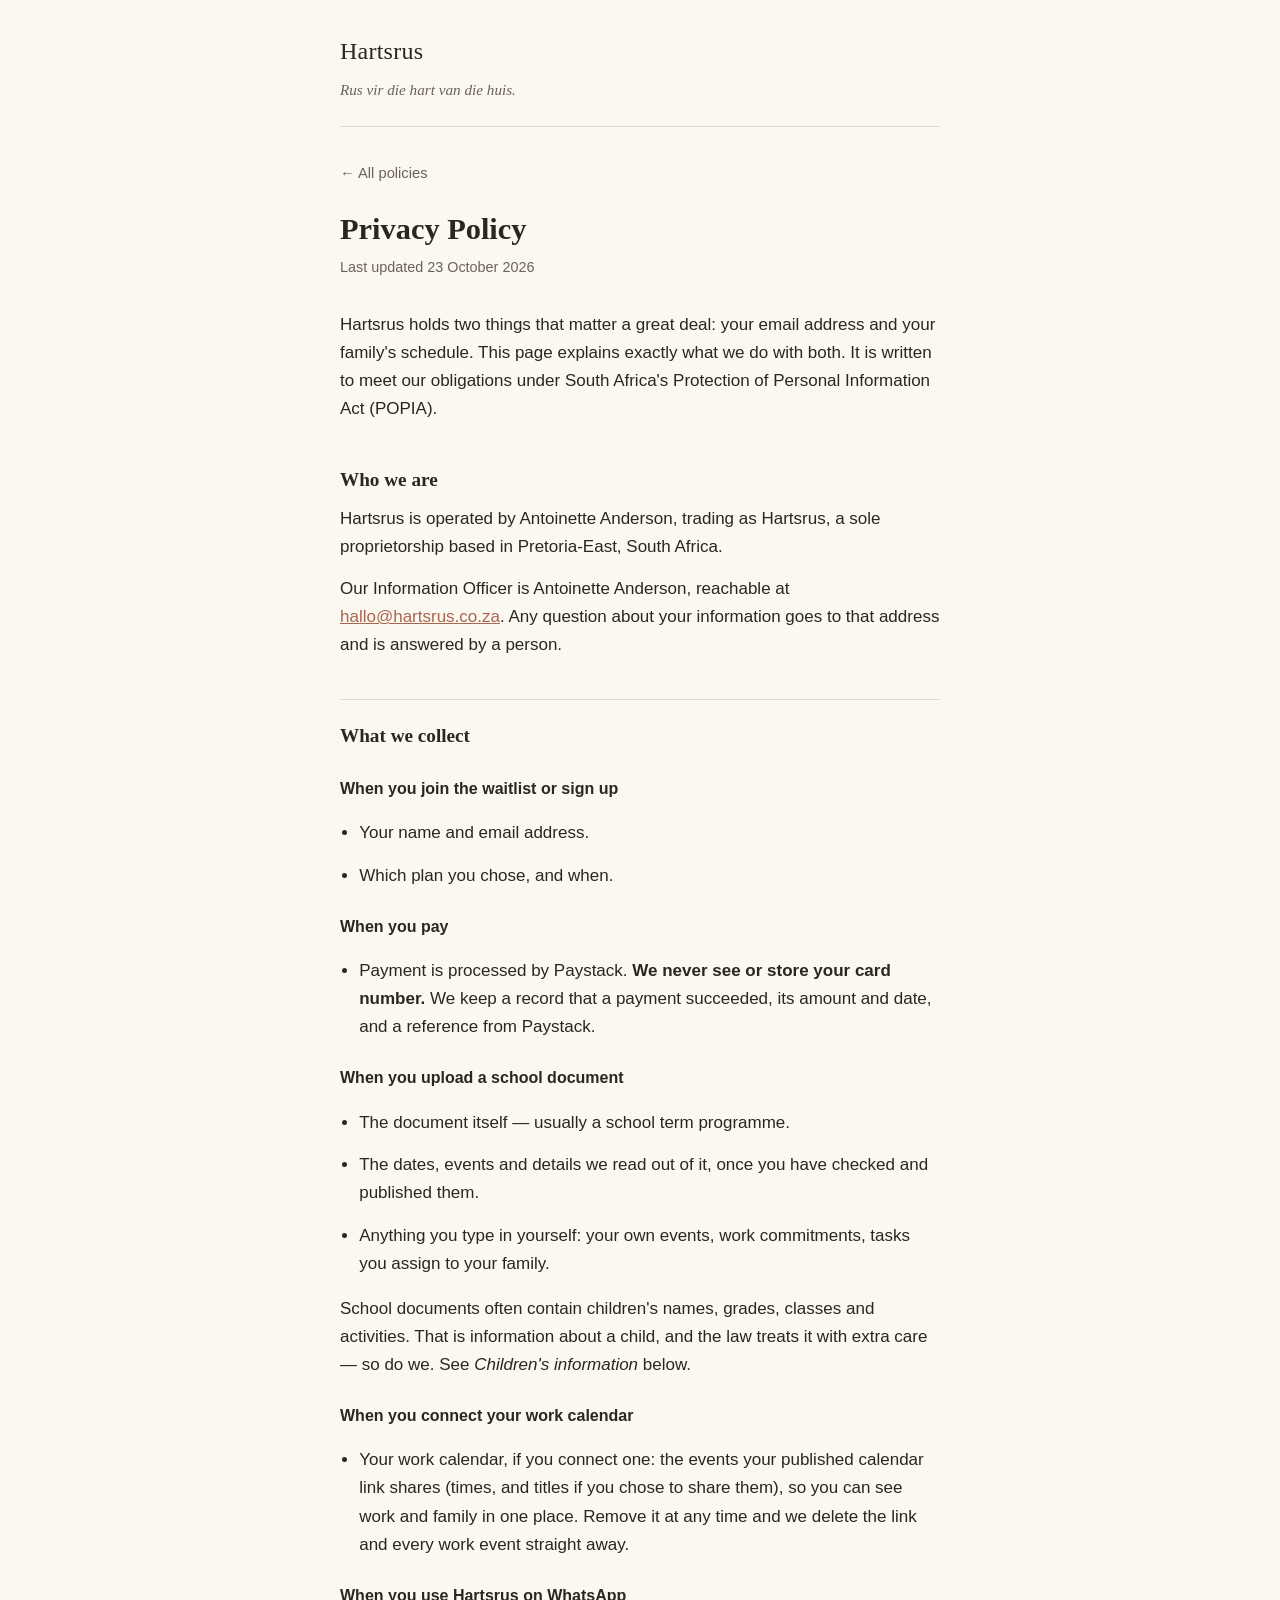
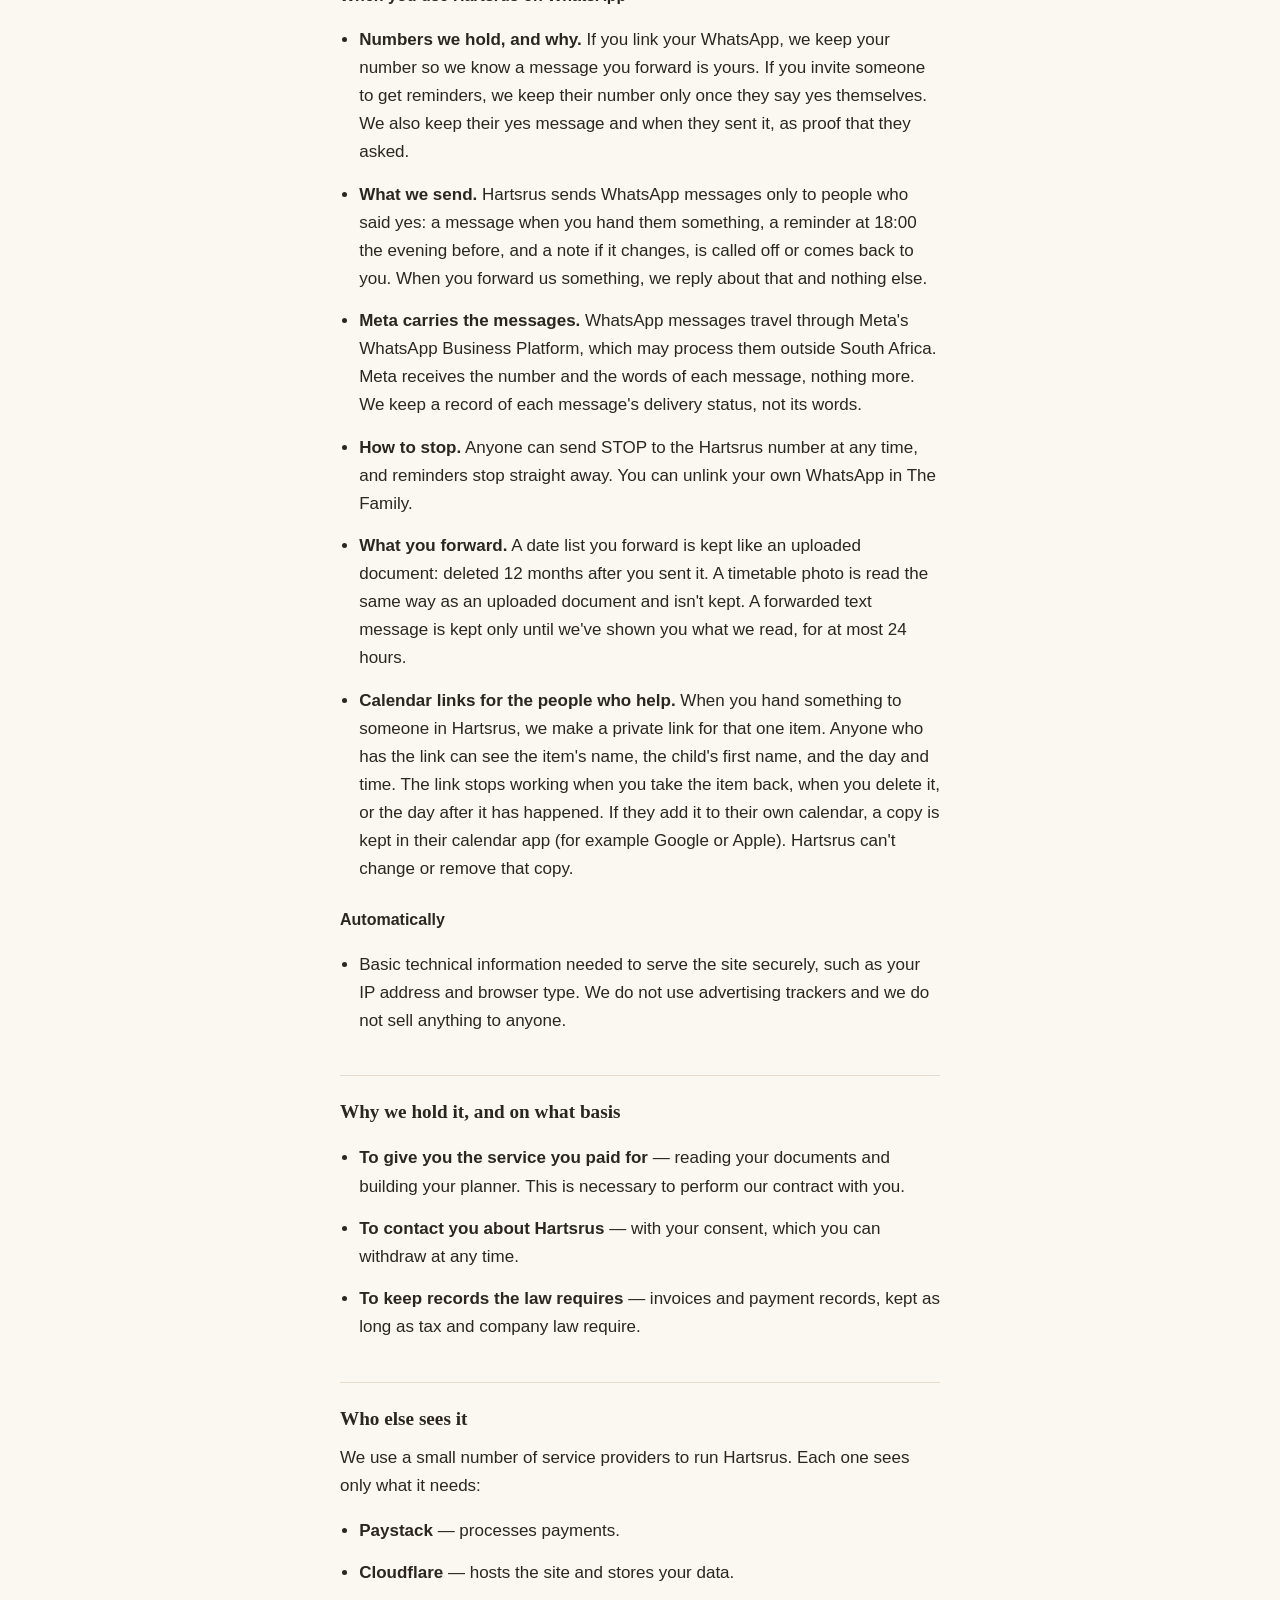
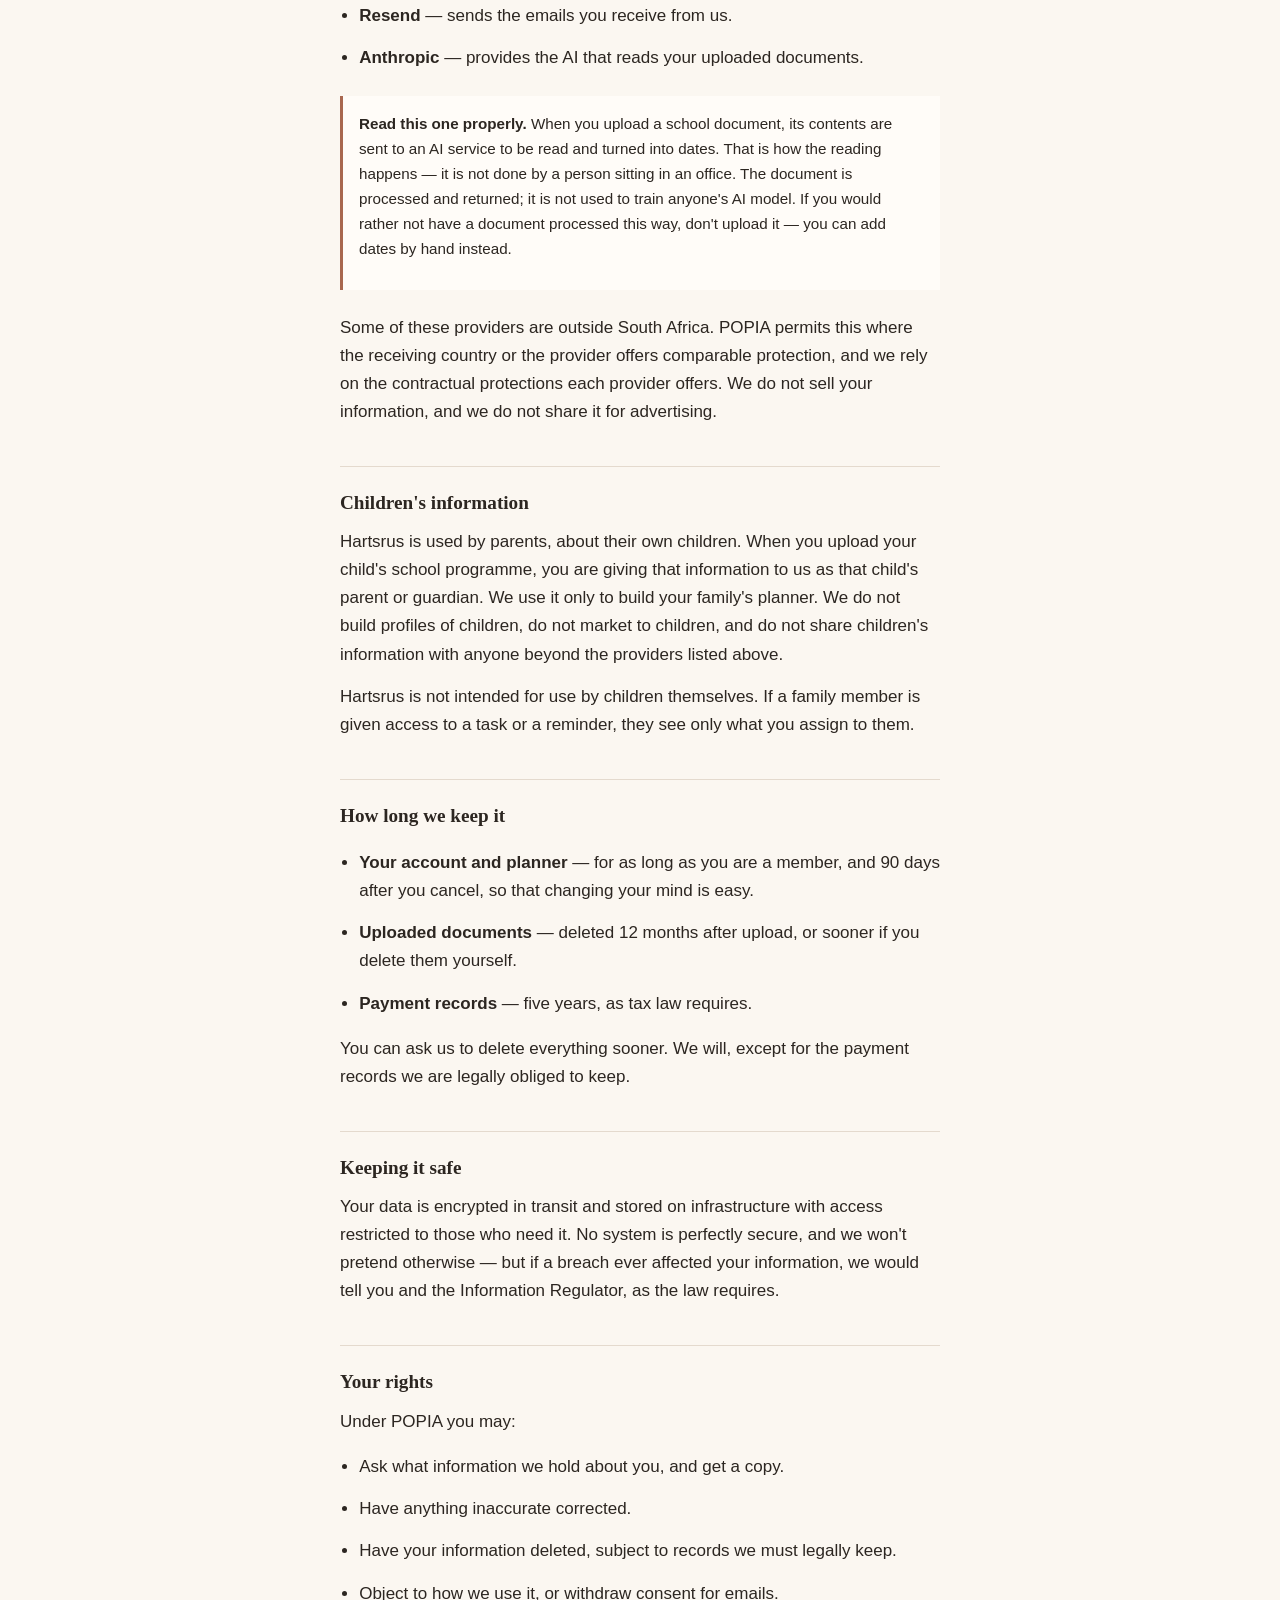
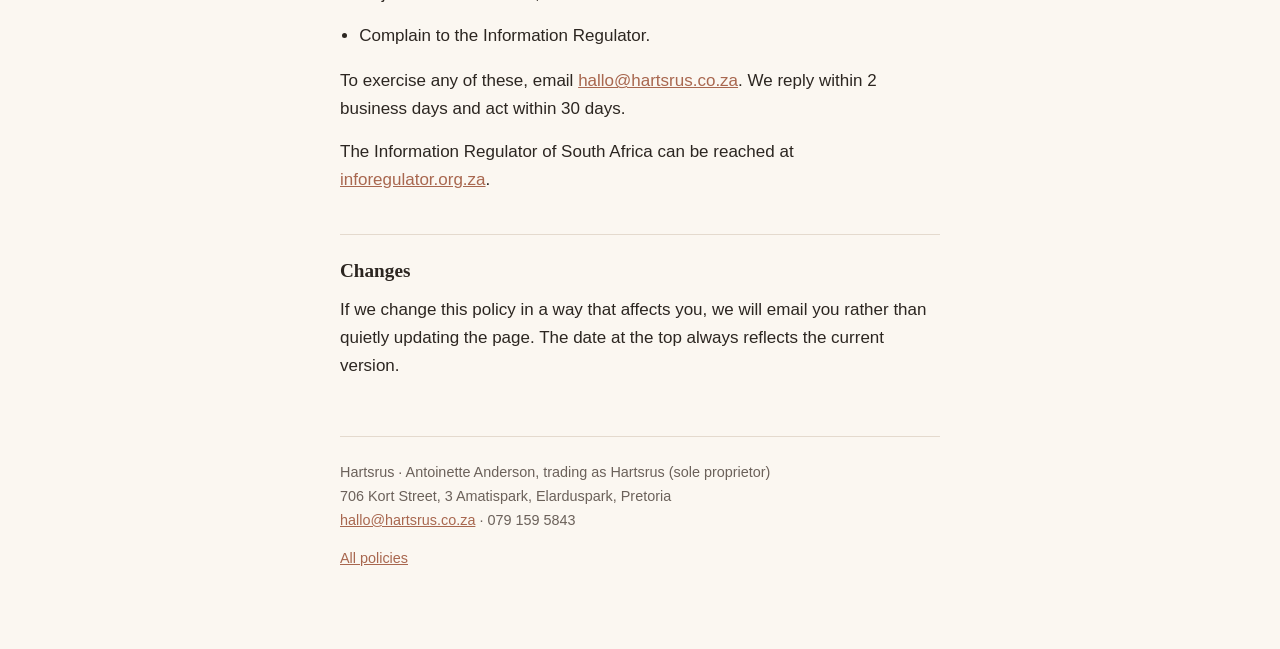
<file: privaatheid.html>
<!DOCTYPE html>
<html lang="en">
<head>
<meta charset="utf-8">
<meta name="viewport" content="width=device-width, initial-scale=1">
<title>Privacy Policy · Hartsrus</title>
<meta name="description" content="How Hartsrus collects, uses and protects your personal information under POPIA.">
<link rel="stylesheet" href="styl.css">
</head>
<body>
<div class="wrap">

<header class="masthead">
  <p class="merk"><a href="./">Hartsrus</a></p>
  <p class="leuse">Rus vir die hart van die huis.</p>
</header>

<a class="terug" href="./">← All policies</a>

<h1>Privacy Policy</h1>
<p class="datum">Last updated 23 October 2026</p>

<p>Hartsrus holds two things that matter a great deal: your email address and your family's schedule. This page explains exactly what we do with both. It is written to meet our obligations under South Africa's Protection of Personal Information Act (POPIA).</p>

<h2>Who we are</h2>
<p>Hartsrus is operated by Antoinette Anderson, trading as Hartsrus, a sole proprietorship based in Pretoria-East, South Africa.</p>
<p>Our Information Officer is Antoinette Anderson, reachable at <a href="mailto:hallo@hartsrus.co.za">hallo@hartsrus.co.za</a>. Any question about your information goes to that address and is answered by a person.</p>

<h2>What we collect</h2>

<h3>When you join the waitlist or sign up</h3>
<ul>
  <li>Your name and email address.</li>
  <li>Which plan you chose, and when.</li>
</ul>

<h3>When you pay</h3>
<ul>
  <li>Payment is processed by Paystack. <strong>We never see or store your card number.</strong> We keep a record that a payment succeeded, its amount and date, and a reference from Paystack.</li>
</ul>

<h3>When you upload a school document</h3>
<ul>
  <li>The document itself — usually a school term programme.</li>
  <li>The dates, events and details we read out of it, once you have checked and published them.</li>
  <li>Anything you type in yourself: your own events, work commitments, tasks you assign to your family.</li>
</ul>
<p>School documents often contain children's names, grades, classes and activities. That is information about a child, and the law treats it with extra care — so do we. See <em>Children's information</em> below.</p>

<h3>When you connect your work calendar</h3>
<ul>
  <li>Your work calendar, if you connect one: the events your published calendar link shares (times, and titles if you chose to share them), so you can see work and family in one place. Remove it at any time and we delete the link and every work event straight away.</li>
</ul>

<h3>When you use Hartsrus on WhatsApp</h3>
<ul>
  <li><strong>Numbers we hold, and why.</strong> If you link your WhatsApp, we keep your number so we know a message you forward is yours. If you invite someone to get reminders, we keep their number only once they say yes themselves. We also keep their yes message and when they sent it, as proof that they asked.</li>
  <li><strong>What we send.</strong> Hartsrus sends WhatsApp messages only to people who said yes: a message when you hand them something, a reminder at 18:00 the evening before, and a note if it changes, is called off or comes back to you. When you forward us something, we reply about that and nothing else.</li>
  <li><strong>Meta carries the messages.</strong> WhatsApp messages travel through Meta's WhatsApp Business Platform, which may process them outside South Africa. Meta receives the number and the words of each message, nothing more. We keep a record of each message's delivery status, not its words.</li>
  <li><strong>How to stop.</strong> Anyone can send STOP to the Hartsrus number at any time, and reminders stop straight away. You can unlink your own WhatsApp in The Family.</li>
  <li><strong>What you forward.</strong> A date list you forward is kept like an uploaded document: deleted 12 months after you sent it. A timetable photo is read the same way as an uploaded document and isn't kept. A forwarded text message is kept only until we've shown you what we read, for at most 24 hours.</li>
  <li><strong>Calendar links for the people who help.</strong> When you hand something to someone in Hartsrus, we make a private link for that one item. Anyone who has the link can see the item's name, the child's first name, and the day and time. The link stops working when you take the item back, when you delete it, or the day after it has happened. If they add it to their own calendar, a copy is kept in their calendar app (for example Google or Apple). Hartsrus can't change or remove that copy.</li>
</ul>

<h3>Automatically</h3>
<ul>
  <li>Basic technical information needed to serve the site securely, such as your IP address and browser type. We do not use advertising trackers and we do not sell anything to anyone.</li>
</ul>

<h2>Why we hold it, and on what basis</h2>
<ul>
  <li><strong>To give you the service you paid for</strong> — reading your documents and building your planner. This is necessary to perform our contract with you.</li>
  <li><strong>To contact you about Hartsrus</strong> — with your consent, which you can withdraw at any time.</li>
  <li><strong>To keep records the law requires</strong> — invoices and payment records, kept as long as tax and company law require.</li>
</ul>

<h2>Who else sees it</h2>
<p>We use a small number of service providers to run Hartsrus. Each one sees only what it needs:</p>
<ul>
  <li><strong>Paystack</strong> — processes payments.</li>
  <li><strong>Cloudflare</strong> — hosts the site and stores your data.</li>
  <li><strong>Resend</strong> — sends the emails you receive from us.</li>
  <li><strong>Anthropic</strong> — provides the AI that reads your uploaded documents.</li>
</ul>

<div class="let-wel">
  <p><strong>Read this one properly.</strong> When you upload a school document, its contents are sent to an AI service to be read and turned into dates. That is how the reading happens — it is not done by a person sitting in an office. The document is processed and returned; it is not used to train anyone's AI model. If you would rather not have a document processed this way, don't upload it — you can add dates by hand instead.</p>
</div>

<p>Some of these providers are outside South Africa. POPIA permits this where the receiving country or the provider offers comparable protection, and we rely on the contractual protections each provider offers. We do not sell your information, and we do not share it for advertising.</p>

<h2>Children's information</h2>
<p>Hartsrus is used by parents, about their own children. When you upload your child's school programme, you are giving that information to us as that child's parent or guardian. We use it only to build your family's planner. We do not build profiles of children, do not market to children, and do not share children's information with anyone beyond the providers listed above.</p>
<p>Hartsrus is not intended for use by children themselves. If a family member is given access to a task or a reminder, they see only what you assign to them.</p>

<h2>How long we keep it</h2>
<ul>
  <li><strong>Your account and planner</strong> — for as long as you are a member, and 90 days after you cancel, so that changing your mind is easy.</li>
  <li><strong>Uploaded documents</strong> — deleted 12 months after upload, or sooner if you delete them yourself.</li>
  <li><strong>Payment records</strong> — five years, as tax law requires.</li>
</ul>
<p>You can ask us to delete everything sooner. We will, except for the payment records we are legally obliged to keep.</p>

<h2>Keeping it safe</h2>
<p>Your data is encrypted in transit and stored on infrastructure with access restricted to those who need it. No system is perfectly secure, and we won't pretend otherwise — but if a breach ever affected your information, we would tell you and the Information Regulator, as the law requires.</p>

<h2>Your rights</h2>
<p>Under POPIA you may:</p>
<ul>
  <li>Ask what information we hold about you, and get a copy.</li>
  <li>Have anything inaccurate corrected.</li>
  <li>Have your information deleted, subject to records we must legally keep.</li>
  <li>Object to how we use it, or withdraw consent for emails.</li>
  <li>Complain to the Information Regulator.</li>
</ul>
<p>To exercise any of these, email <a href="mailto:hallo@hartsrus.co.za">hallo@hartsrus.co.za</a>. We reply within 2 business days and act within 30 days.</p>
<p>The Information Regulator of South Africa can be reached at <a href="https://inforegulator.org.za">inforegulator.org.za</a>.</p>

<h2>Changes</h2>
<p>If we change this policy in a way that affects you, we will email you rather than quietly updating the page. The date at the top always reflects the current version.</p>

<footer>
  <p>Hartsrus · Antoinette Anderson, trading as Hartsrus (sole proprietor)<br>
  706 Kort Street, 3 Amatispark, Elarduspark, Pretoria<br>
  <a href="mailto:hallo@hartsrus.co.za">hallo@hartsrus.co.za</a> · 079 159 5843</p>
  <p><a href="./">All policies</a></p>
</footer>

</div>
</body>
</html>
</file>
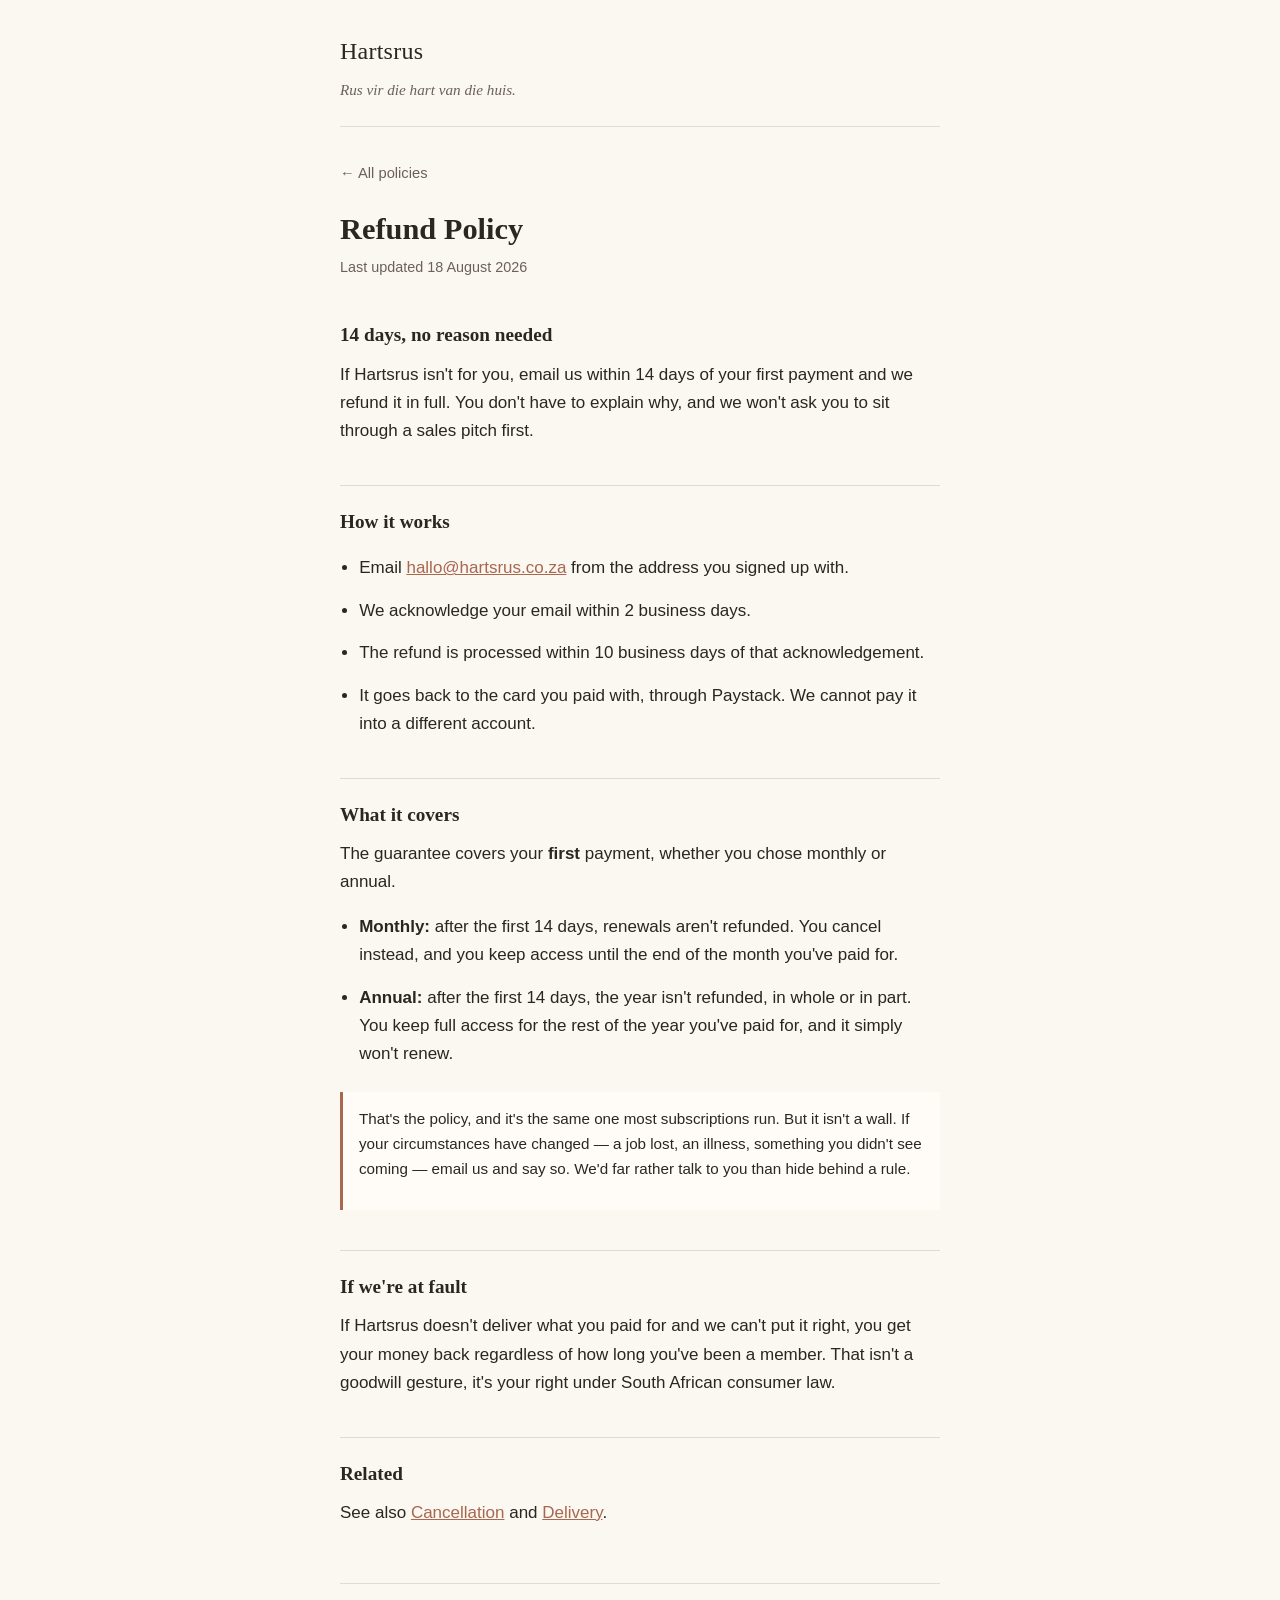
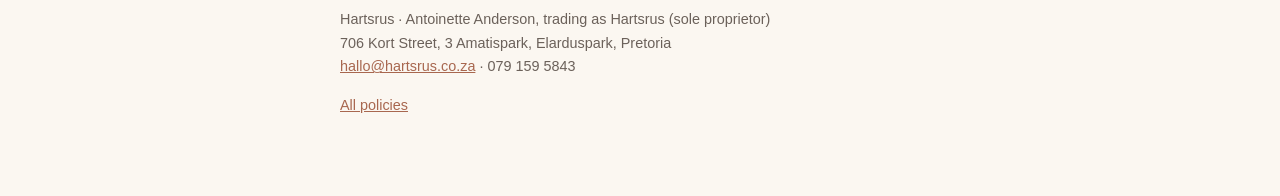
<file: terugbetaling.html>
<!DOCTYPE html>
<html lang="en">
<head>
<meta charset="utf-8">
<meta name="viewport" content="width=device-width, initial-scale=1">
<title>Refund Policy &middot; Hartsrus</title>
<meta name="description" content="Hartsrus refund policy: 14 days, no reason needed.">
<link rel="stylesheet" href="styl.css">
</head>
<body>
<div class="wrap">

<header class="masthead">
  <p class="merk"><a href="./">Hartsrus</a></p>
  <p class="leuse">Rus vir die hart van die huis.</p>
</header>

<a class="terug" href="./">&larr; All policies</a>

<h1>Refund Policy</h1>
<p class="datum">Last updated 18 August 2026</p>

<h2>14 days, no reason needed</h2>
<p>If Hartsrus isn't for you, email us within 14 days of your first payment and we refund it in full. You don't have to explain why, and we won't ask you to sit through a sales pitch first.</p>

<h2>How it works</h2>
<ul>
  <li>Email <a href="mailto:hallo@hartsrus.co.za">hallo@hartsrus.co.za</a> from the address you signed up with.</li>
  <li>We acknowledge your email within 2 business days.</li>
  <li>The refund is processed within 10 business days of that acknowledgement.</li>
  <li>It goes back to the card you paid with, through Paystack. We cannot pay it into a different account.</li>
</ul>

<h2>What it covers</h2>
<p>The guarantee covers your <strong>first</strong> payment, whether you chose monthly or annual.</p>
<ul>
  <li><strong>Monthly:</strong> after the first 14 days, renewals aren't refunded. You cancel instead, and you keep access until the end of the month you've paid for.</li>
  <li><strong>Annual:</strong> after the first 14 days, the year isn't refunded, in whole or in part. You keep full access for the rest of the year you've paid for, and it simply won't renew.</li>
</ul>

<div class="let-wel">
  <p>That's the policy, and it's the same one most subscriptions run. But it isn't a wall. If your circumstances have changed &mdash; a job lost, an illness, something you didn't see coming &mdash; email us and say so. We'd far rather talk to you than hide behind a rule.</p>
</div>

<h2>If we're at fault</h2>
<p>If Hartsrus doesn't deliver what you paid for and we can't put it right, you get your money back regardless of how long you've been a member. That isn't a goodwill gesture, it's your right under South African consumer law.</p>

<h2>Related</h2>
<p>See also <a href="kansellasie.html">Cancellation</a> and <a href="lewering.html">Delivery</a>.</p>

<footer>
  <p>Hartsrus &middot; Antoinette Anderson, trading as Hartsrus (sole proprietor)<br>
  706 Kort Street, 3 Amatispark, Elarduspark, Pretoria<br>
  <a href="mailto:hallo@hartsrus.co.za">hallo@hartsrus.co.za</a> &middot; 079 159 5843</p>
  <p><a href="./">All policies</a></p>
</footer>

</div>
</body>
</html>
</file>
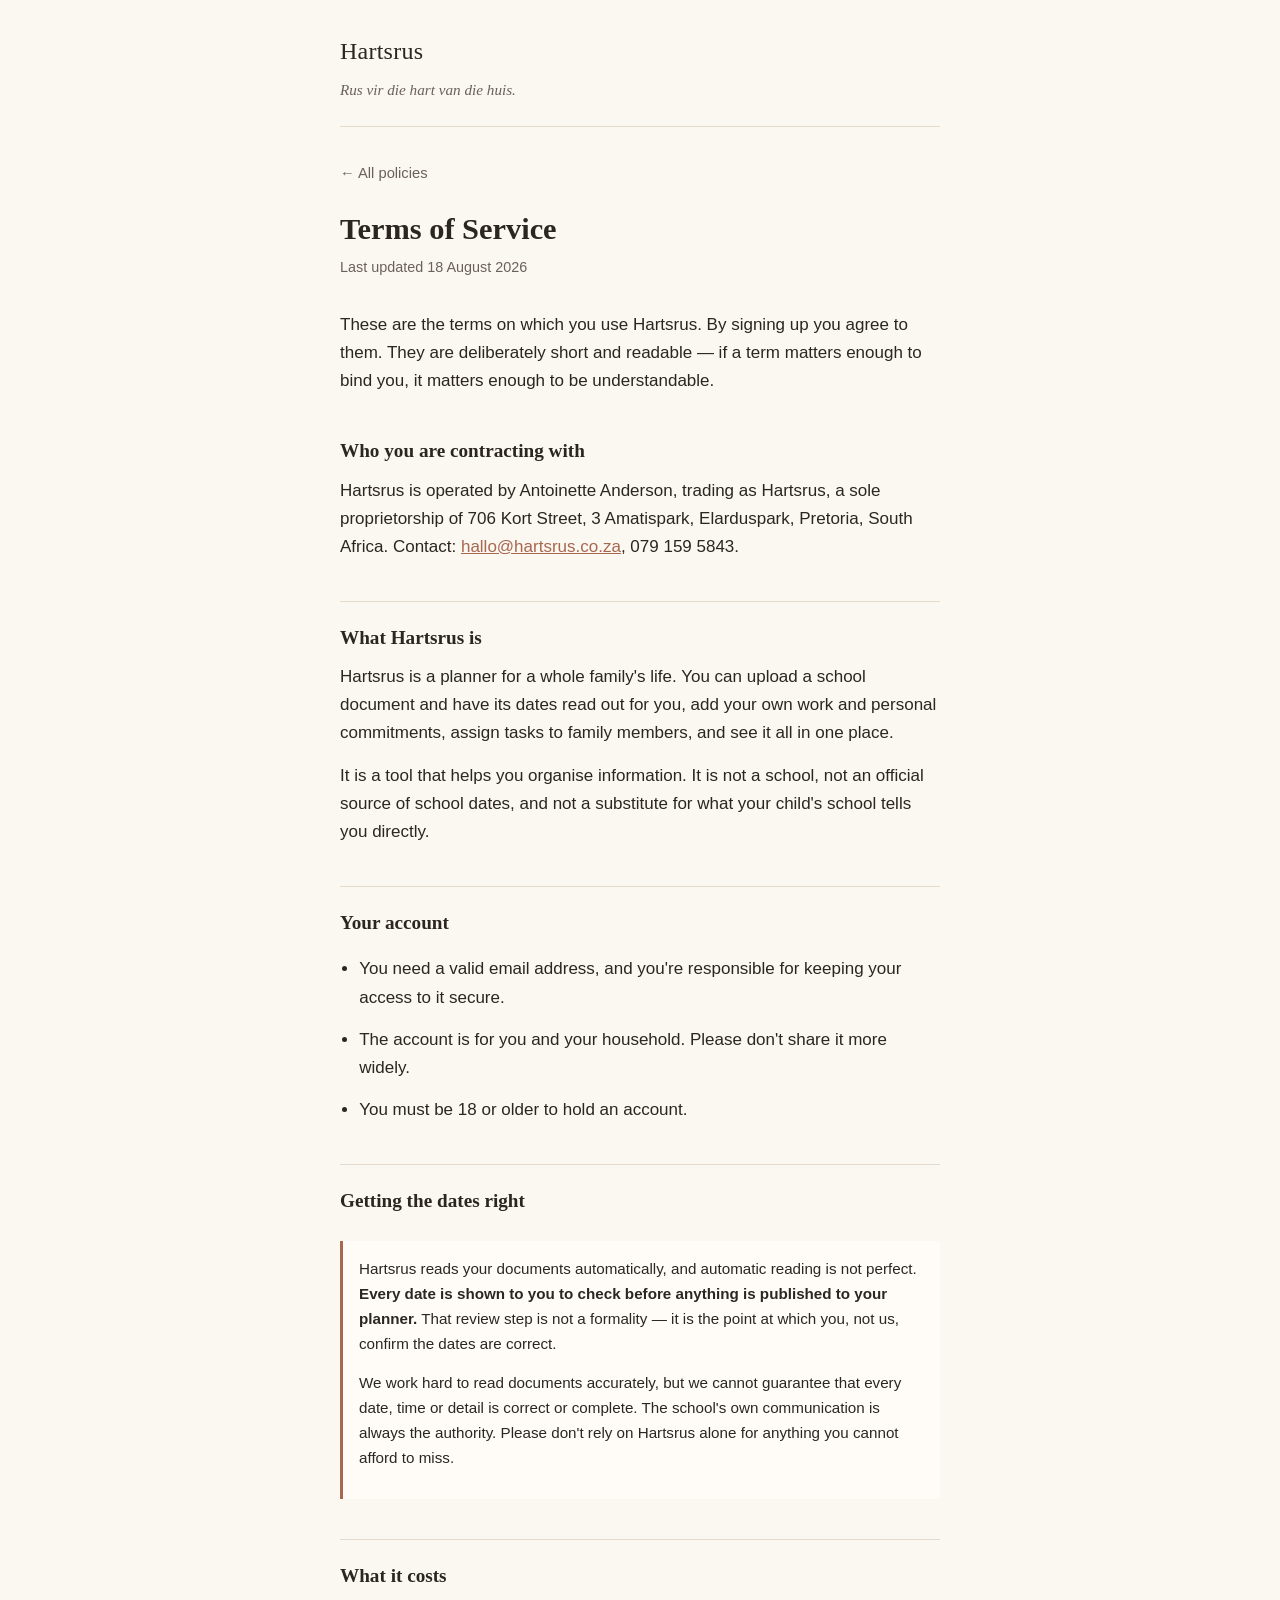
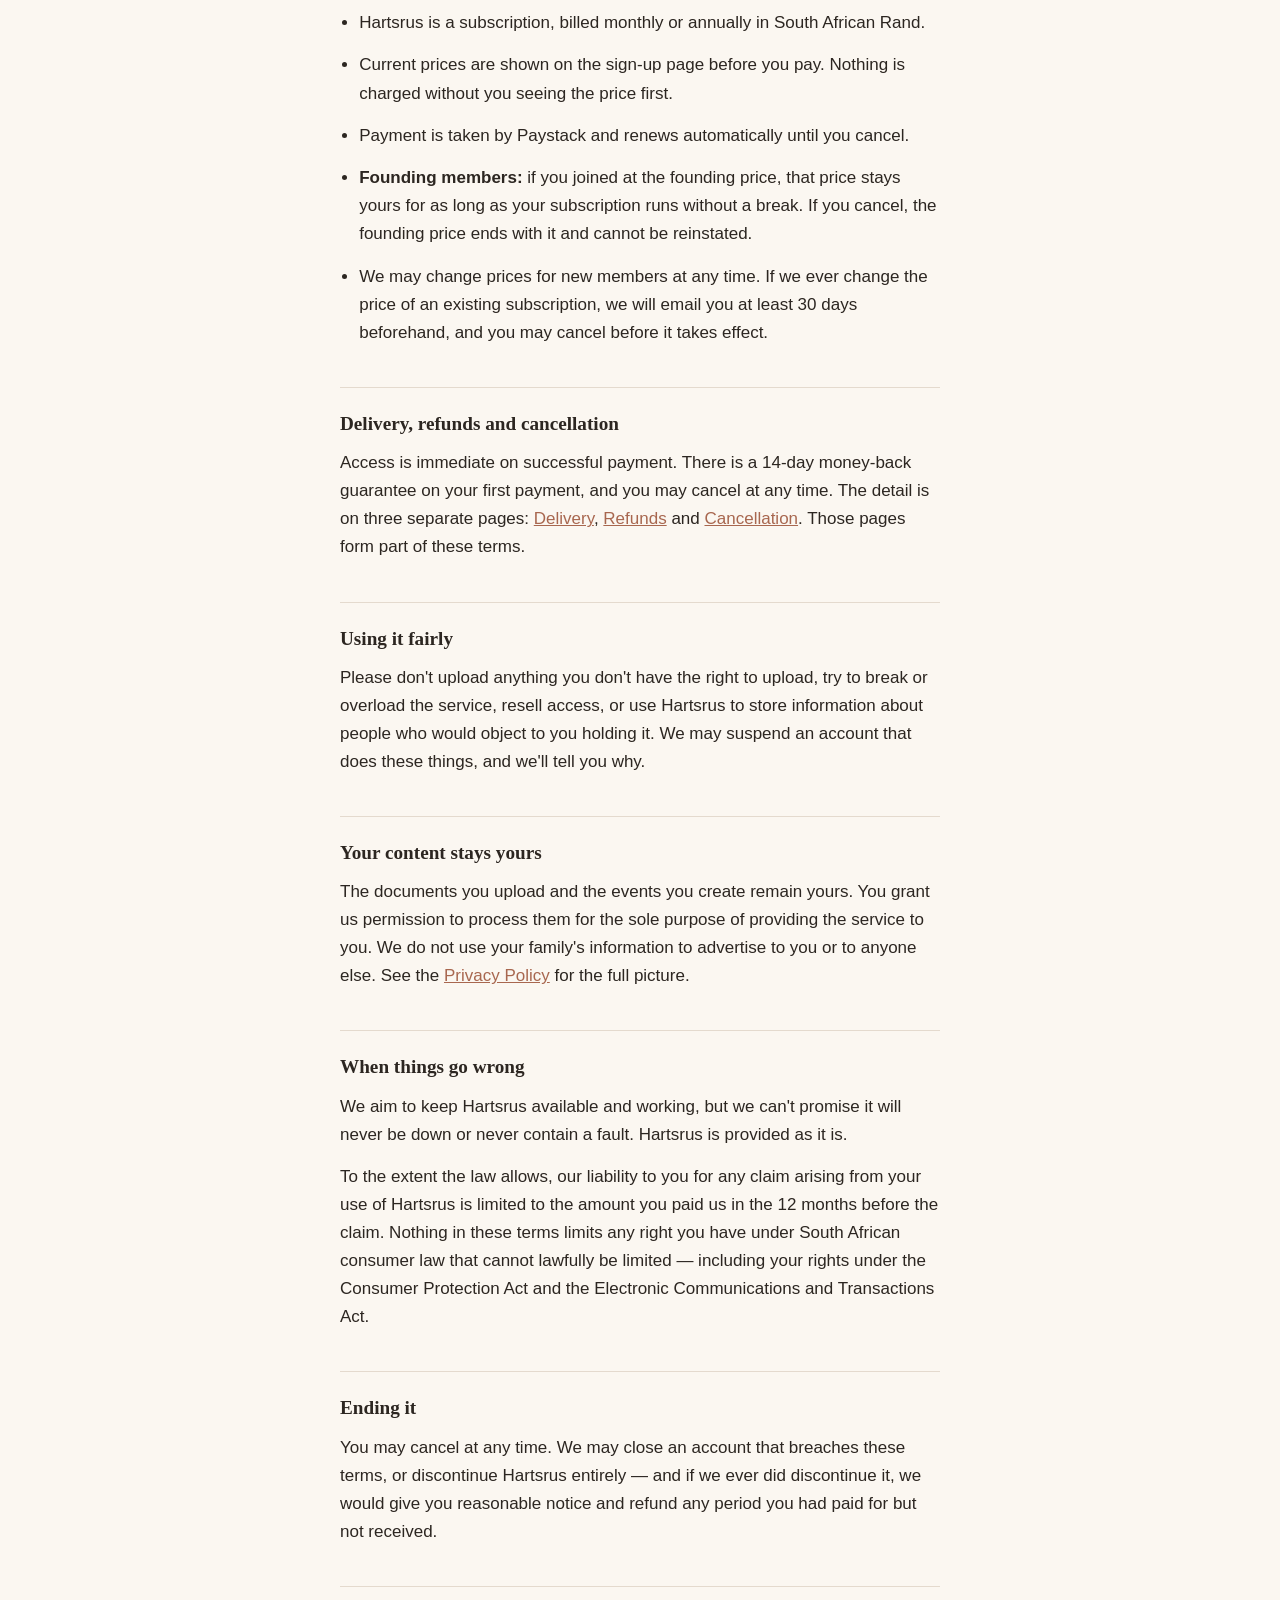
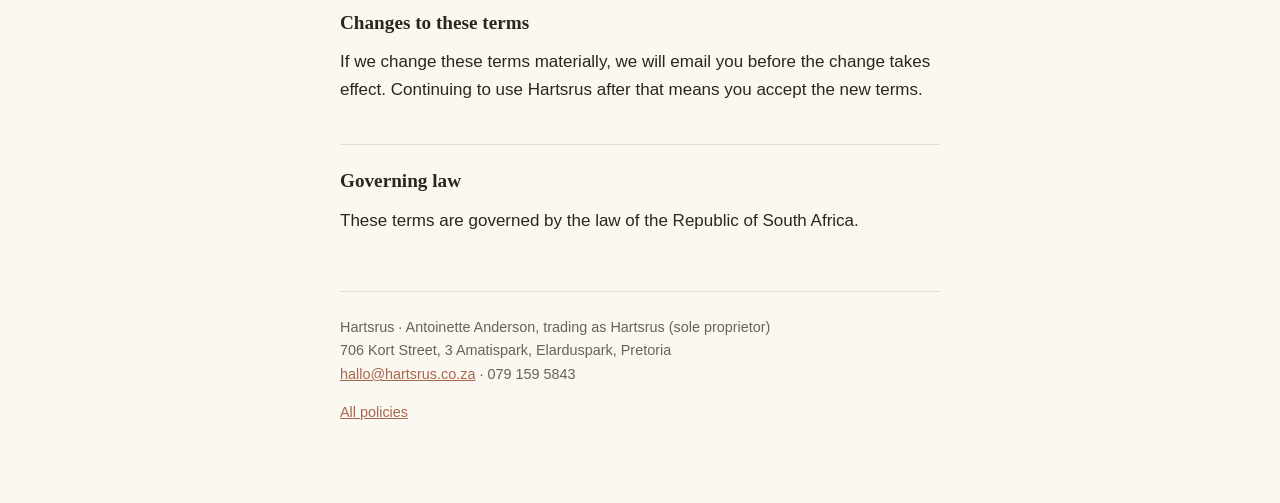
<file: voorwaardes.html>
<!DOCTYPE html>
<html lang="en">
<head>
<meta charset="utf-8">
<meta name="viewport" content="width=device-width, initial-scale=1">
<title>Terms of Service · Hartsrus</title>
<meta name="description" content="The terms on which Hartsrus is provided.">
<link rel="stylesheet" href="styl.css">
</head>
<body>
<div class="wrap">

<header class="masthead">
  <p class="merk"><a href="./">Hartsrus</a></p>
  <p class="leuse">Rus vir die hart van die huis.</p>
</header>

<a class="terug" href="./">← All policies</a>

<h1>Terms of Service</h1>
<p class="datum">Last updated 18 August 2026</p>

<p>These are the terms on which you use Hartsrus. By signing up you agree to them. They are deliberately short and readable — if a term matters enough to bind you, it matters enough to be understandable.</p>

<h2>Who you are contracting with</h2>
<p>Hartsrus is operated by Antoinette Anderson, trading as Hartsrus, a sole proprietorship of 706 Kort Street, 3 Amatispark, Elarduspark, Pretoria, South Africa. Contact: <a href="mailto:hallo@hartsrus.co.za">hallo@hartsrus.co.za</a>, 079 159 5843.</p>

<h2>What Hartsrus is</h2>
<p>Hartsrus is a planner for a whole family's life. You can upload a school document and have its dates read out for you, add your own work and personal commitments, assign tasks to family members, and see it all in one place.</p>
<p>It is a tool that helps you organise information. It is not a school, not an official source of school dates, and not a substitute for what your child's school tells you directly.</p>

<h2>Your account</h2>
<ul>
  <li>You need a valid email address, and you're responsible for keeping your access to it secure.</li>
  <li>The account is for you and your household. Please don't share it more widely.</li>
  <li>You must be 18 or older to hold an account.</li>
</ul>

<h2>Getting the dates right</h2>
<div class="let-wel">
  <p>Hartsrus reads your documents automatically, and automatic reading is not perfect. <strong>Every date is shown to you to check before anything is published to your planner.</strong> That review step is not a formality — it is the point at which you, not us, confirm the dates are correct.</p>
  <p>We work hard to read documents accurately, but we cannot guarantee that every date, time or detail is correct or complete. The school's own communication is always the authority. Please don't rely on Hartsrus alone for anything you cannot afford to miss.</p>
</div>

<h2>What it costs</h2>
<ul>
  <li>Hartsrus is a subscription, billed monthly or annually in South African Rand.</li>
  <li>Current prices are shown on the sign-up page before you pay. Nothing is charged without you seeing the price first.</li>
  <li>Payment is taken by Paystack and renews automatically until you cancel.</li>
  <li><strong>Founding members:</strong> if you joined at the founding price, that price stays yours for as long as your subscription runs without a break. If you cancel, the founding price ends with it and cannot be reinstated.</li>
  <li>We may change prices for new members at any time. If we ever change the price of an existing subscription, we will email you at least 30 days beforehand, and you may cancel before it takes effect.</li>
</ul>

<h2>Delivery, refunds and cancellation</h2>
<p>Access is immediate on successful payment. There is a 14-day money-back guarantee on your first payment, and you may cancel at any time. The detail is on three separate pages: <a href="lewering.html">Delivery</a>, <a href="terugbetaling.html">Refunds</a> and <a href="kansellasie.html">Cancellation</a>. Those pages form part of these terms.</p>

<h2>Using it fairly</h2>
<p>Please don't upload anything you don't have the right to upload, try to break or overload the service, resell access, or use Hartsrus to store information about people who would object to you holding it. We may suspend an account that does these things, and we'll tell you why.</p>

<h2>Your content stays yours</h2>
<p>The documents you upload and the events you create remain yours. You grant us permission to process them for the sole purpose of providing the service to you. We do not use your family's information to advertise to you or to anyone else. See the <a href="privaatheid.html">Privacy Policy</a> for the full picture.</p>

<h2>When things go wrong</h2>
<p>We aim to keep Hartsrus available and working, but we can't promise it will never be down or never contain a fault. Hartsrus is provided as it is.</p>
<p>To the extent the law allows, our liability to you for any claim arising from your use of Hartsrus is limited to the amount you paid us in the 12 months before the claim. Nothing in these terms limits any right you have under South African consumer law that cannot lawfully be limited — including your rights under the Consumer Protection Act and the Electronic Communications and Transactions Act.</p>

<h2>Ending it</h2>
<p>You may cancel at any time. We may close an account that breaches these terms, or discontinue Hartsrus entirely — and if we ever did discontinue it, we would give you reasonable notice and refund any period you had paid for but not received.</p>

<h2>Changes to these terms</h2>
<p>If we change these terms materially, we will email you before the change takes effect. Continuing to use Hartsrus after that means you accept the new terms.</p>

<h2>Governing law</h2>
<p>These terms are governed by the law of the Republic of South Africa.</p>

<footer>
  <p>Hartsrus · Antoinette Anderson, trading as Hartsrus (sole proprietor)<br>
  706 Kort Street, 3 Amatispark, Elarduspark, Pretoria<br>
  <a href="mailto:hallo@hartsrus.co.za">hallo@hartsrus.co.za</a> · 079 159 5843</p>
  <p><a href="./">All policies</a></p>
</footer>

</div>
</body>
</html>
</file>
<file: styl.css>
:root {
  --papier: #FBF7F1;
  --ink: #2C2621;
  --sag: #6B615A;
  --lyn: #E4DACE;
  --klei: #A8674F;
  --kaart: #FFFCF8;
}

* { box-sizing: border-box; }

html { -webkit-text-size-adjust: 100%; }

body {
  margin: 0;
  background: var(--papier);
  color: var(--ink);
  font-family: -apple-system, BlinkMacSystemFont, "Segoe UI", Roboto, sans-serif;
  font-size: 17px;
  line-height: 1.65;
}

.wrap {
  max-width: 40rem;
  margin: 0 auto;
  padding: 2rem 1.25rem 4rem;
}

header.masthead {
  border-bottom: 1px solid var(--lyn);
  padding-bottom: 1.5rem;
  margin-bottom: 2rem;
}

.merk {
  font-family: Georgia, "Times New Roman", serif;
  font-size: 1.5rem;
  letter-spacing: 0.01em;
  margin: 0;
}

.merk a { color: var(--ink); text-decoration: none; }

.leuse {
  font-family: Georgia, serif;
  font-style: italic;
  color: var(--sag);
  font-size: 0.95rem;
  margin: 0.35rem 0 0;
}

h1 {
  font-family: Georgia, "Times New Roman", serif;
  font-size: 1.9rem;
  line-height: 1.25;
  font-weight: 600;
  margin: 0 0 0.5rem;
}

h2 {
  font-family: Georgia, serif;
  font-size: 1.2rem;
  font-weight: 600;
  margin: 2.5rem 0 0.6rem;
  padding-top: 1.25rem;
  border-top: 1px solid var(--lyn);
}

h2:first-of-type { border-top: none; padding-top: 0; }

h3 {
  font-size: 1rem;
  font-weight: 600;
  margin: 1.5rem 0 0.4rem;
}

p, li { margin: 0 0 0.9rem; }

ul { padding-left: 1.2rem; }

a { color: var(--klei); }

.datum {
  color: var(--sag);
  font-size: 0.9rem;
  margin-bottom: 2rem;
}

.kaart {
  display: block;
  background: var(--kaart);
  border: 1px solid var(--lyn);
  border-radius: 3px;
  padding: 1rem 1.1rem;
  margin-bottom: 0.75rem;
  text-decoration: none;
  color: var(--ink);
}

.kaart strong {
  font-family: Georgia, serif;
  font-weight: 600;
  display: block;
  margin-bottom: 0.15rem;
}

.kaart span { color: var(--sag); font-size: 0.92rem; }

.kaart:hover, .kaart:focus { border-color: var(--klei); }

.let-wel {
  background: var(--kaart);
  border-left: 3px solid var(--klei);
  padding: 0.9rem 1rem;
  margin: 1.5rem 0;
  font-size: 0.95rem;
}

.terug {
  display: inline-block;
  margin-bottom: 1.5rem;
  font-size: 0.92rem;
  color: var(--sag);
  text-decoration: none;
}

.terug:hover { color: var(--klei); }

footer {
  border-top: 1px solid var(--lyn);
  margin-top: 3.5rem;
  padding-top: 1.5rem;
  color: var(--sag);
  font-size: 0.9rem;
}

a:focus-visible, .kaart:focus-visible {
  outline: 2px solid var(--klei);
  outline-offset: 2px;
}

@media (max-width: 30rem) {
  body { font-size: 16px; }
  h1 { font-size: 1.6rem; }
}

/* aflaai — free downloads */
.aflaai {
  display: block;
  background: var(--kaart);
  border: 1px solid var(--lyn);
  border-radius: 3px;
  padding: 1.1rem 1.2rem;
  margin-bottom: 0.9rem;
  text-decoration: none;
  color: var(--ink);
}

.aflaai strong {
  font-family: Georgia, serif;
  font-weight: 600;
  font-size: 1.1rem;
  display: block;
  margin-bottom: 0.2rem;
}

.aflaai span { display: block; color: var(--sag); font-size: 0.92rem; }

.aflaai em {
  display: block;
  margin-top: 0.55rem;
  font-style: normal;
  font-size: 0.85rem;
  letter-spacing: 0.04em;
  text-transform: uppercase;
  color: var(--klei);
}

.aflaai:hover, .aflaai:focus { border-color: var(--klei); }

/* knop — the big download button on the dankie pages */
.knop {
  display: block;
  background: var(--klei);
  color: var(--papier);
  border: 1px solid var(--klei);
  border-radius: 3px;
  padding: 0.95rem 1.2rem;
  margin: 1.25rem 0 2rem;
  text-align: center;
  text-decoration: none;
  font-size: 1rem;
  letter-spacing: 0.01em;
}

.knop:hover, .knop:focus { background: #8F5642; }

/* vorm — email capture */
.vorm {
  background: var(--kaart);
  border: 1px solid var(--lyn);
  border-radius: 3px;
  padding: 1.1rem 1.2rem 1.2rem;
  margin: 1.5rem 0 2rem;
}

.vorm h3 {
  font-family: Georgia, serif;
  font-size: 1.1rem;
  margin: 0 0 0.35rem;
}

.vorm p { font-size: 0.95rem; color: var(--sag); margin-bottom: 0.9rem; }

.vorm-ry { display: flex; flex-wrap: wrap; gap: 0.5rem; }

.vorm input[type="email"] {
  flex: 1 1 12rem;
  min-width: 0;
  font: inherit;
  font-size: 16px;
  color: var(--ink);
  background: var(--papier);
  border: 1px solid var(--lyn);
  border-radius: 3px;
  padding: 0.75rem 0.85rem;
}

.vorm input[type="email"]:focus {
  outline: 2px solid var(--klei);
  outline-offset: 1px;
  border-color: var(--klei);
}

.vorm button {
  flex: 0 0 auto;
  font: inherit;
  font-size: 1rem;
  background: var(--klei);
  color: var(--papier);
  border: 1px solid var(--klei);
  border-radius: 3px;
  padding: 0.75rem 1.4rem;
  cursor: pointer;
}

.vorm button:hover { background: #8F5642; }
.vorm button[disabled] { opacity: 0.6; cursor: default; }

.vorm-boodskap {
  margin: 0.8rem 0 0;
  font-size: 0.95rem;
  color: var(--ink);
}

.vorm-boodskap.fout { color: var(--klei); }

.vorm-klein {
  margin: 0.75rem 0 0;
  font-size: 0.85rem;
  color: var(--sag);
}

@media (max-width: 30rem) {
  .vorm-ry { flex-direction: column; }
  .vorm button { width: 100%; }
}
</file>
